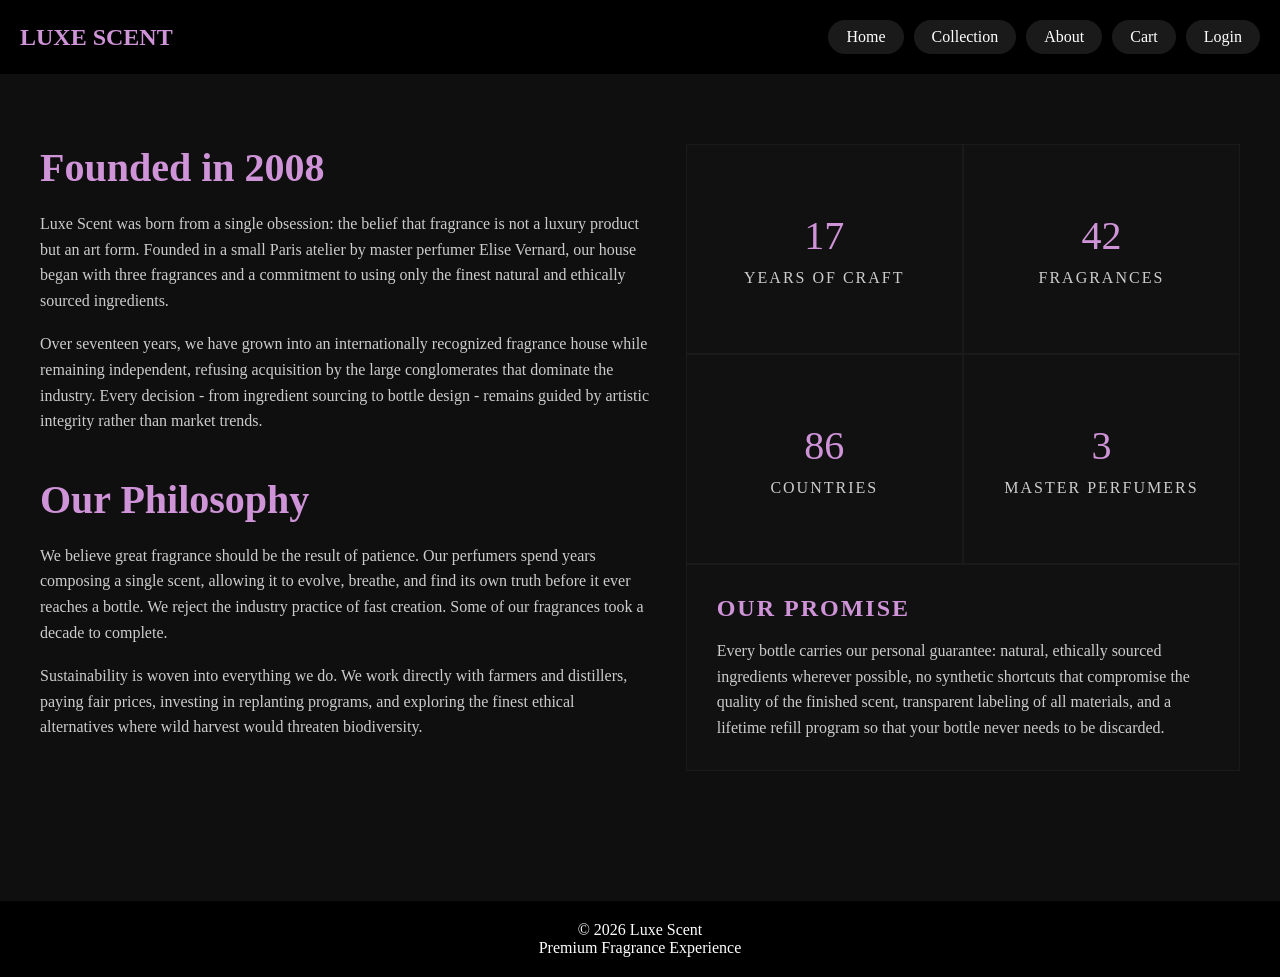
<file: about.html>
<!DOCTYPE html>
<html>
<head>
<title>About - Luxe Scent</title>
<link rel="icon" type="image/jpeg" href="Perfume.jpg">
<meta name="viewport" content="width=device-width, initial-scale=1.0">
<link rel="stylesheet" href="about.css">
</head>

<body>

<header>
<div class="logo">LUXE SCENT</div>

<nav>
<a href="index.html">Home</a>
<a href="collection1.html">Collection</a>
<a href="about.html">About</a>
<a href="cart.html">Cart</a>
<a href="login.html" id="login-link">Login</a>
</nav>
</header>

<section class="about-section">

<div class="about-layout">

<div class="about-story">
<h1>Founded in 2008</h1>
<p>
Luxe Scent was born from a single obsession: the belief that fragrance is not a luxury product but an art form.
Founded in a small Paris atelier by master perfumer Elise Vernard, our house began with three fragrances and a
commitment to using only the finest natural and ethically sourced ingredients.
</p>
<p>
Over seventeen years, we have grown into an internationally recognized fragrance house while remaining independent,
refusing acquisition by the large conglomerates that dominate the industry. Every decision - from ingredient sourcing
to bottle design - remains guided by artistic integrity rather than market trends.
</p>

<h2>Our Philosophy</h2>
<p>
We believe great fragrance should be the result of patience. Our perfumers spend years composing a single scent,
allowing it to evolve, breathe, and find its own truth before it ever reaches a bottle. We reject the industry
practice of fast creation. Some of our fragrances took a decade to complete.
</p>
<p>
Sustainability is woven into everything we do. We work directly with farmers and distillers, paying fair prices,
investing in replanting programs, and exploring the finest ethical alternatives where wild harvest would threaten
biodiversity.
</p>
</div>

<div class="about-highlights">
<div class="stat-grid">
<div class="stat-box">
<h3>17</h3>
<span>Years of Craft</span>
</div>
<div class="stat-box">
<h3>42</h3>
<span>Fragrances</span>
</div>
<div class="stat-box">
<h3>86</h3>
<span>Countries</span>
</div>
<div class="stat-box">
<h3>3</h3>
<span>Master Perfumers</span>
</div>
</div>

<div class="promise-box">
<h4>Our Promise</h4>
<p>
Every bottle carries our personal guarantee: natural, ethically sourced ingredients wherever possible, no synthetic
shortcuts that compromise the quality of the finished scent, transparent labeling of all materials, and a lifetime
refill program so that your bottle never needs to be discarded.
</p>
</div>
</div>

</div>

</section>


<footer>

<p>© 2026 Luxe Scent</p>
<p>Premium Fragrance Experience</p>

</footer>

<script>
(function () {
	const loginLink = document.getElementById("login-link");
	if (!loginLink) return;

	const isLoggedIn = localStorage.getItem("isLoggedIn") === "true";
	if (!isLoggedIn) {
		loginLink.textContent = "Login";
		loginLink.href = "login.html";
		return;
	}

	const savedName = (
		localStorage.getItem("userName") ||
		localStorage.getItem("username") ||
		localStorage.getItem("userEmail") ||
		""
	).trim();

	const firstLetter = savedName.charAt(0).toUpperCase() || "U";
	loginLink.textContent = firstLetter;
	loginLink.href = "#";

	const dropdown = document.createElement("div");
	dropdown.style.position = "fixed";
	dropdown.style.display = "none";
	dropdown.style.background = "#111";
	dropdown.style.border = "1px solid #d3a45b";
	dropdown.style.padding = "8px 12px";
	dropdown.style.zIndex = "9999";
	dropdown.style.minWidth = "90px";

	const logoutLink = document.createElement("a");
	logoutLink.href = "#";
	logoutLink.textContent = "Logout";
	logoutLink.style.color = "#fff";
	logoutLink.style.textDecoration = "none";
	dropdown.appendChild(logoutLink);
	document.body.appendChild(dropdown);

	function closeDropdown() {
		dropdown.style.display = "none";
	}

	loginLink.addEventListener("click", function (event) {
		event.preventDefault();
		if (dropdown.style.display === "block") {
			closeDropdown();
			return;
		}

		const rect = loginLink.getBoundingClientRect();
		dropdown.style.top = rect.bottom + 8 + "px";
		dropdown.style.left = rect.left + "px";
		dropdown.style.display = "block";
	});

	logoutLink.addEventListener("click", function (event) {
		event.preventDefault();
		localStorage.removeItem("isLoggedIn");
		localStorage.removeItem("username");
		localStorage.removeItem("userName");
		localStorage.removeItem("userEmail");
		window.location.href = "login.html";
	});

	document.addEventListener("click", function (event) {
		if (event.target !== loginLink && !dropdown.contains(event.target)) {
			closeDropdown();
		}
	});
})();
</script>

</body>
</html>
</file>
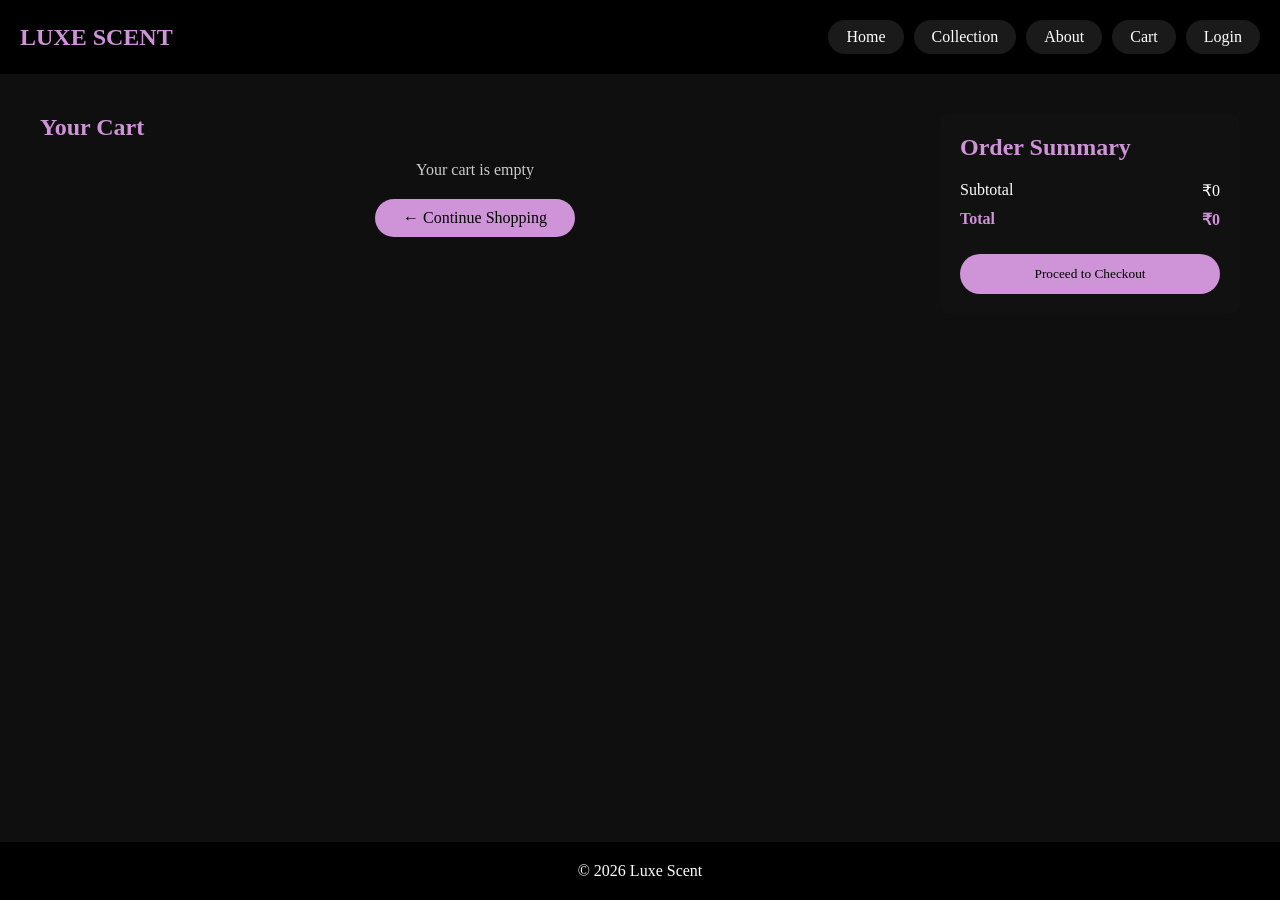
<file: cart.html>
<!DOCTYPE html>
<html>
<head>
<title>Cart - Luxe Scent</title>
<link rel="icon" type="image/jpeg" href="Perfume.jpg">
<meta name="viewport" content="width=device-width, initial-scale=1.0">
<link rel="stylesheet" href="cart.css">
</head>

<body>

<!-- Navbar -->
<header>
<div class="logo">LUXE SCENT</div>

<nav>
<a href="index.html">Home</a>
<a href="collection1.html">Collection</a>
<a href="about.html">About</a>
<a href="cart.html">Cart</a>
<a href="login.html">Login</a>
</nav>
</header>

<!-- Cart Section -->
<div class="cart-wrap">

<!-- LEFT -->
<div class="cart-items">
<h2>Your Cart</h2>
<div id="cartItems"></div>
</div>

<!-- RIGHT -->
<div class="cart-summary">
<h2>Order Summary</h2>

<div class="summary-row">
<span>Subtotal</span>
<span id="subtotal">₹0</span>
</div>

<div class="summary-row total">
<span>Total</span>
<span id="total">₹0</span>
</div>

<button id="checkoutBtn">Proceed to Checkout</button>

</div>

</div>

<!-- Footer -->
<footer>
<p>© 2026 Luxe Scent</p>
</footer>

<script>

let cart = JSON.parse(localStorage.getItem("cart")) || [];

function getProductImage(item) {
if (item.image) {
return item.image;
}

if (item.productId) {
return item.productId + ".jpg";
}

return "";
}

function renderCart(){

let container = document.getElementById("cartItems");
container.innerHTML = "";

let total = 0;

if(cart.length === 0){
container.innerHTML = `
<p class="empty">Your cart is empty</p>
<a href="collection1.html" class="continue-btn">← Continue Shopping</a>
`;
return;
}

cart.forEach((item,index)=>{

let productImage = getProductImage(item);
if (!item.image && productImage) {
item.image = productImage;
}

let div = document.createElement("div");
div.classList.add("cart-item");

div.innerHTML = `
<img src="${productImage}" alt="${item.name}">

<div class="info">
<h3>${item.name}</h3>
<p>₹${item.price}</p>

<div class="qty">
<button onclick="decrease(${index})">−</button>
<span>${item.quantity}</span>
<button onclick="increase(${index})">+</button>
</div>

</div>

<div class="right">
<span>₹${item.price * item.quantity}</span>
</div>
`;

container.appendChild(div);

total += item.price * item.quantity;

});

localStorage.setItem("cart", JSON.stringify(cart));

document.getElementById("subtotal").innerText = "₹" + total;
document.getElementById("total").innerText = "₹" + total;
}

function increase(i){
cart[i].quantity++;
save();
}

function decrease(i){
if(cart[i].quantity > 1){
cart[i].quantity--;
}else{
cart.splice(i,1);
}
save();
}

function save(){
localStorage.setItem("cart", JSON.stringify(cart));
renderCart();
}

function isUserLoggedIn() {
return localStorage.getItem("isLoggedIn") === "true";
}

document.getElementById("checkoutBtn").addEventListener("click", function () {
if (cart.length === 0) {
alert("Your cart is empty. Add items before checkout.");
return;
}

if (!isUserLoggedIn()) {
alert("Please login to continue checkout.");
window.location.href = "login.html";
return;
}

window.location.href = "payment.html";
});

renderCart();

</script>

</body>
</html>
</file>
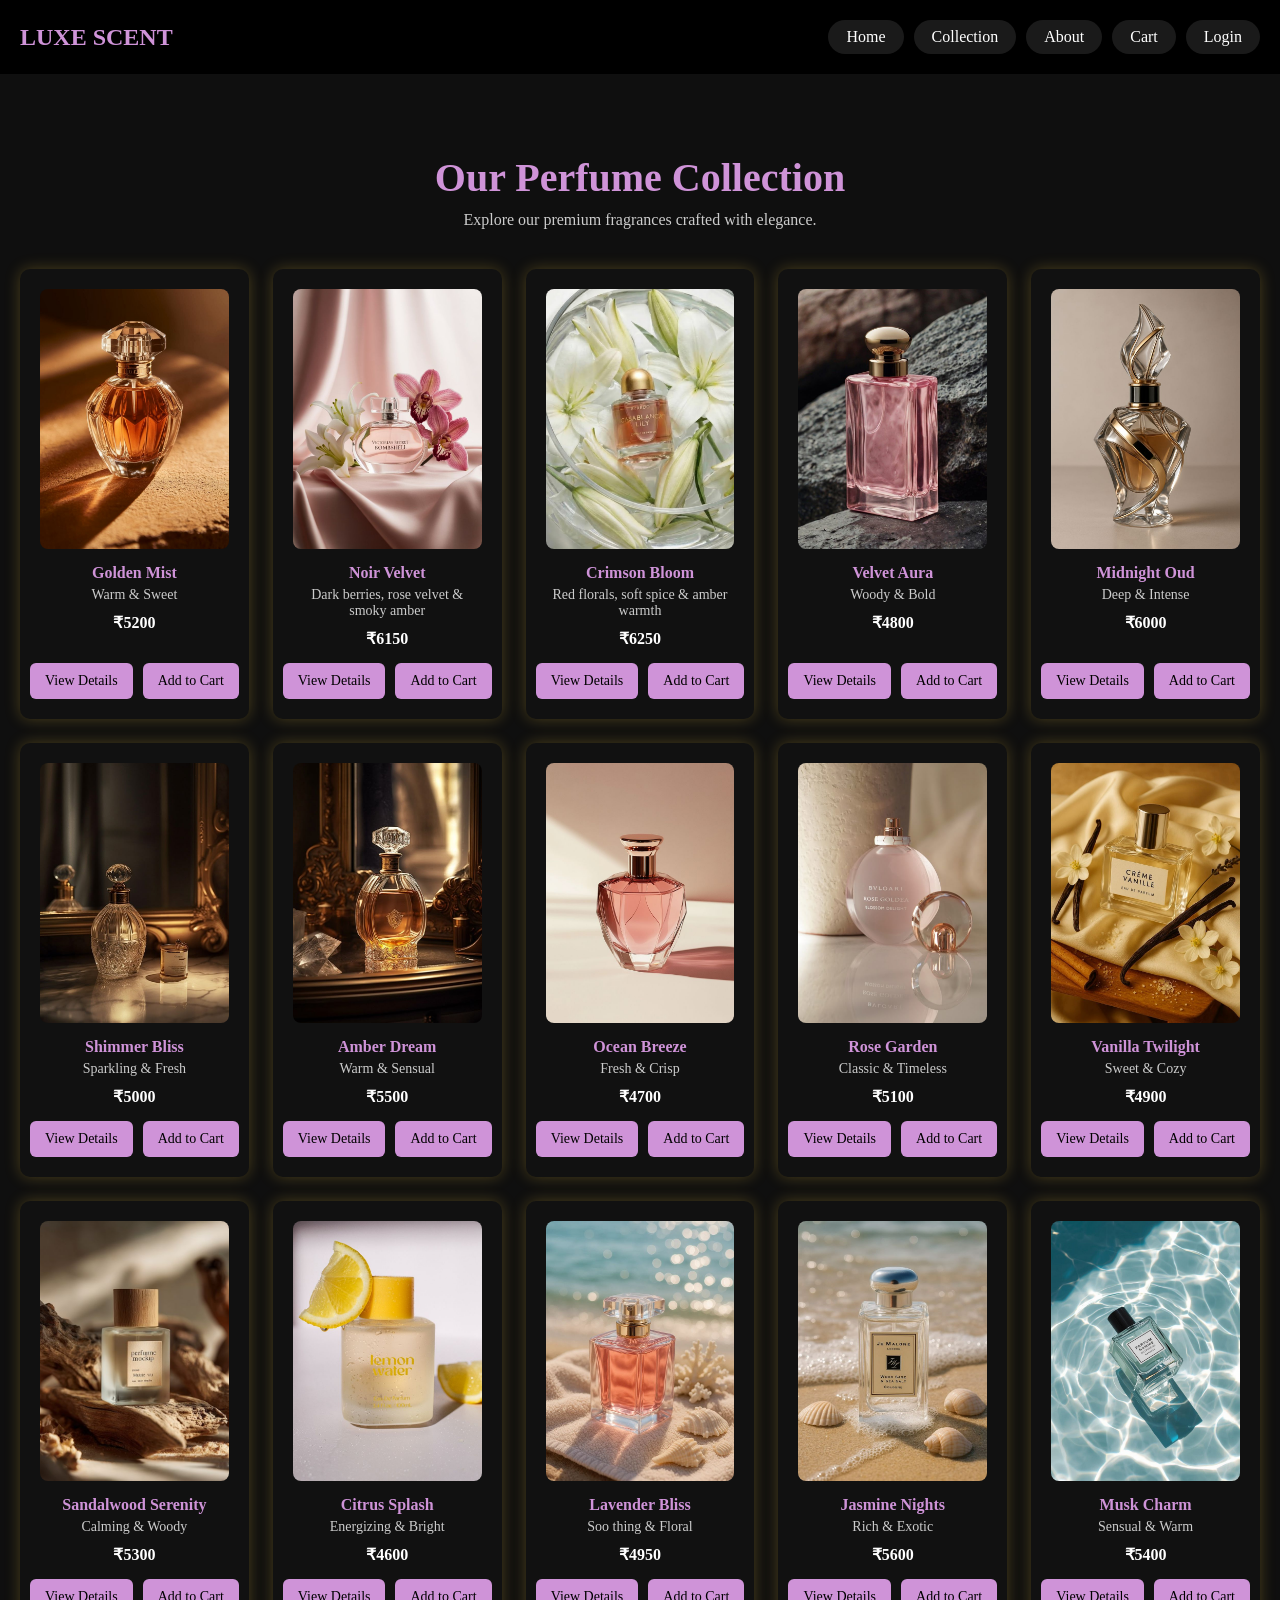
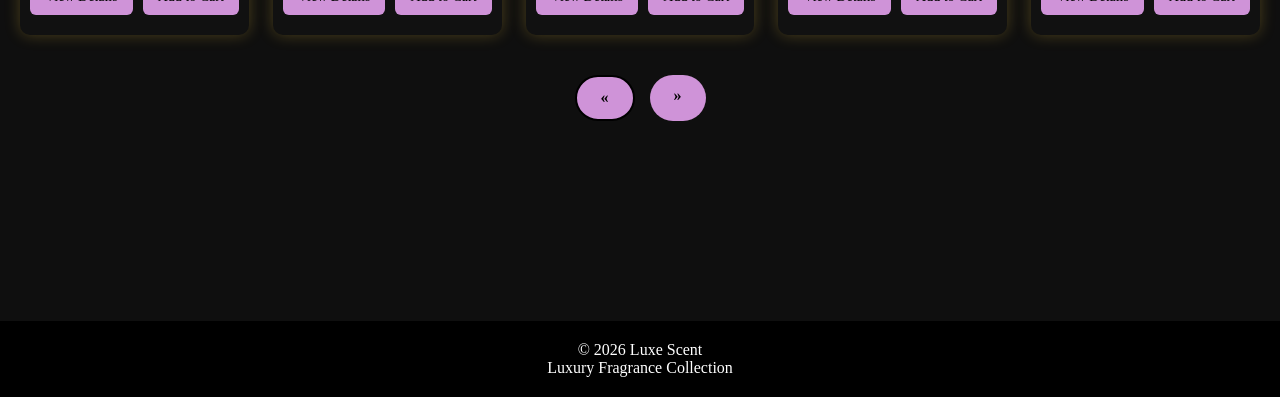
<file: collection1.html>
<!DOCTYPE html>
<html>
<head>
<title>Collection - Luxe Scent</title>
<link rel="icon" type="image/jpeg" href="Perfume.jpg">
<meta name="viewport" content="width=device-width, initial-scale=1.0">
<link rel="stylesheet" href="collection.css">
</head>

<body>

<header>
<div class="logo">LUXE SCENT</div>

<nav>
<a href="index.html">Home</a>
<a href="collection1.html">Collection</a>
<a href="about.html">About</a>
<a href="cart.html">Cart</a>
<a href="login.html" id="login-link">Login</a>
</nav>
</header>


<section class="collection-section">

<h1>Our Perfume Collection</h1>
<p>Explore our premium fragrances crafted with elegance.</p>

<div class="products-container">

<div class="product-card">
<img src="P1.jpg">
<h3>Golden Mist</h3>
<p>Warm & Sweet</p>
<span>₹5200</span>
<div class="product-buttons">
<button onclick="window.location='product-detail.html?product=P1'">View Details</button>
<button class="add-to-cart-btn" onclick="addToCart('P1', 'Golden Mist', 5200)">Add to Cart</button>
</div>
</div>

<div class="product-card">
<img src="P30.jpg">
<h3>Noir Velvet</h3>
<p>Dark berries, rose velvet & smoky amber</p>
<span>₹6150</span>
<div class="product-buttons">
<button onclick="window.location='product-detail.html?product=P30'">View Details</button>
<button class="add-to-cart-btn" onclick="addToCart('P30', 'Noir Velvet', 6150)">Add to Cart</button>
</div>
</div>

<div class="product-card">
<img src="P31.jpg">
<h3>Crimson Bloom</h3>
<p>Red florals, soft spice & amber warmth</p>
<span>₹6250</span>
<div class="product-buttons">
<button onclick="window.location='product-detail.html?product=P31'">View Details</button>
<button class="add-to-cart-btn" onclick="addToCart('P31', 'Crimson Bloom', 6250)">Add to Cart</button>
</div>
</div>

<div class="product-card">
<img src="P3.jpg">
<h3>Velvet Aura</h3>
<p>Woody & Bold</p>
<span>₹4800</span>
<div class="product-buttons">
<button onclick="window.location='product-detail.html?product=P3'">View Details</button>
<button class="add-to-cart-btn" onclick="addToCart('P3', 'Velvet Aura', 4800)">Add to Cart</button>
</div>
</div>

<div class="product-card">
<img src="P4.jpg">
<h3>Midnight Oud</h3>
<p>Deep & Intense</p>
<span>₹6000</span>
<div class="product-buttons">
<button onclick="window.location='product-detail.html?product=P4'">View Details</button>
<button class="add-to-cart-btn" onclick="addToCart('P4', 'Midnight Oud', 6000)">Add to Cart</button>
</div>
</div>

<div class="product-card">
<img src="P5.jpg">
<h3>Shimmer Bliss</h3>
<p>Sparkling & Fresh</p>
<span>₹5000</span>
<div class="product-buttons">
<button onclick="window.location='product-detail.html?product=P5'">View Details</button>
<button class="add-to-cart-btn" onclick="addToCart('P5', 'Shimmer Bliss', 5000)">Add to Cart</button>
</div>
</div>

<div class="product-card">
<img src="P6.jpg">
<h3>Amber Dream</h3>
<p>Warm & Sensual</p>
<span>₹5500</span>
<div class="product-buttons">
<button onclick="window.location='product-detail.html?product=P6'">View Details</button>
<button class="add-to-cart-btn" onclick="addToCart('P6', 'Amber Dream', 5500)">Add to Cart</button>
</div>
</div>

<div class="product-card">
<img src="P7.jpg">
<h3>Ocean Breeze</h3>
<p>Fresh & Crisp</p>
<span>₹4700</span>
<div class="product-buttons">
<button onclick="window.location='product-detail.html?product=P7'">View Details</button>
<button class="add-to-cart-btn" onclick="addToCart('P7', 'Ocean Breeze', 4700)">Add to Cart</button>
</div>
</div>

<div class="product-card">
<img src="P8.jpg">
<h3>Rose Garden</h3>
<p>Classic & Timeless</p>
<span>₹5100</span>
<div class="product-buttons">
<button onclick="window.location='product-detail.html?product=P8'">View Details</button>
<button class="add-to-cart-btn" onclick="addToCart('P8', 'Rose Garden', 5100)">Add to Cart</button>
</div>
</div>

<div class="product-card">
<img src="P9.jpg">
<h3>Vanilla Twilight</h3>
<p>Sweet & Cozy</p>
<span>₹4900</span>
<div class="product-buttons">
<button onclick="window.location='product-detail.html?product=P9'">View Details</button>
<button class="add-to-cart-btn" onclick="addToCart('P9', 'Vanilla Twilight', 4900)">Add to Cart</button>
</div>
</div>

<div class="product-card">
<img src="P10.jpg">
<h3>Sandalwood Serenity</h3>
<p>Calming & Woody</p>
<span>₹5300</span>
<div class="product-buttons">
<button onclick="window.location='product-detail.html?product=P10'">View Details</button>
<button class="add-to-cart-btn" onclick="addToCart('P10', 'Sandalwood Serenity', 5300)">Add to Cart</button>
</div>
</div>

<div class="product-card">
<img src="P11.jpg">
<h3>Citrus Splash</h3>
<p>Energizing & Bright</p>
<span>₹4600</span>
<div class="product-buttons">
<button onclick="window.location='product-detail.html?product=P11'">View Details</button>
<button class="add-to-cart-btn" onclick="addToCart('P11', 'Citrus Splash', 4600)">Add to Cart</button>
</div>
</div>

<div class="product-card">
<img src="P12.jpg">
<h3>Lavender Bliss</h3>
<p>Soo

<script>
function addToCart(productId, productName, price) {
  let cart = JSON.parse(localStorage.getItem('cart')) || [];
  const productImage = productId + '.jpg';

  const existingItem = cart.find(item => item.productId === productId);
  if (existingItem) {
    existingItem.quantity += 1;
    if (!existingItem.image) {
      existingItem.image = productImage;
    }
  } else {
    cart.push({
      productId: productId,
      name: productName,
      price: price,
      image: productImage,
      quantity: 1
    });
  }

  localStorage.setItem('cart', JSON.stringify(cart));
  alert(productName + ' added to cart!');
}
</script>thing & Floral</p>
<span>₹4950</span>
<div class="product-buttons">
<button onclick="window.location='product-detail.html?product=P12'">View Details</button>
<button class="add-to-cart-btn" onclick="addToCart('P12', 'Lavender Bliss', 4950)">Add to Cart</button>
</div>
</div>

<div class="product-card">
<img src="P13.jpg">
<h3>Jasmine Nights</h3>
<p>Rich & Exotic</p>
<span>₹5600</span>
<div class="product-buttons">
<button onclick="window.location='product-detail.html?product=P13'">View Details</button>
<button class="add-to-cart-btn" onclick="addToCart('P13', 'Jasmine Nights', 5600)">Add to Cart</button>
</div>
</div>

<div class="product-card">
<img src="P14.jpg">
<h3>Musk Charm</h3>
<p>Sensual & Warm</p>
<span>₹5400</span>
<div class="product-buttons">
<button onclick="window.location='product-detail.html?product=P14'">View Details</button>
<button class="add-to-cart-btn" onclick="addToCart('P14', 'Musk Charm', 5400)">Add to Cart</button>
</div>
</div>

</div>

<!-- Pagination -->
<div class="pagination">
<a href="collection1.html" class="pagination-link active" aria-label="Collection 1">&laquo;</a>
<a href="collection2.html" class="pagination-link" aria-label="Collection 2">&raquo;</a>
</div>

</section>


<footer>

<p>© 2026 Luxe Scent</p>
<p>Luxury Fragrance Collection</p>

</footer>

<script>
(function () {
  const loginLink = document.getElementById("login-link");
  if (!loginLink) return;

  const isLoggedIn = localStorage.getItem("isLoggedIn") === "true";
  if (!isLoggedIn) {
    loginLink.textContent = "Login";
    loginLink.href = "login.html";
    return;
  }

  const savedName = (
    localStorage.getItem("userName") ||
    localStorage.getItem("username") ||
    localStorage.getItem("userEmail") ||
    ""
  ).trim();

  const firstLetter = savedName.charAt(0).toUpperCase() || "U";
  loginLink.textContent = firstLetter;
  loginLink.href = "#";

  const dropdown = document.createElement("div");
  dropdown.style.position = "fixed";
  dropdown.style.display = "none";
  dropdown.style.background = "#111";
  dropdown.style.border = "1px solid #d3a45b";
  dropdown.style.padding = "8px 12px";
  dropdown.style.zIndex = "9999";
  dropdown.style.minWidth = "90px";

  const logoutLink = document.createElement("a");
  logoutLink.href = "#";
  logoutLink.textContent = "Logout";
  logoutLink.style.color = "#fff";
  logoutLink.style.textDecoration = "none";
  dropdown.appendChild(logoutLink);
  document.body.appendChild(dropdown);

  function closeDropdown() {
    dropdown.style.display = "none";
  }

  loginLink.addEventListener("click", function (event) {
    event.preventDefault();
    if (dropdown.style.display === "block") {
      closeDropdown();
      return;
    }

    const rect = loginLink.getBoundingClientRect();
    dropdown.style.top = rect.bottom + 8 + "px";
    dropdown.style.left = rect.left + "px";
    dropdown.style.display = "block";
  });

  logoutLink.addEventListener("click", function (event) {
    event.preventDefault();
    localStorage.removeItem("isLoggedIn");
    localStorage.removeItem("username");
    localStorage.removeItem("userName");
    localStorage.removeItem("userEmail");
    window.location.href = "login.html";
  });

  document.addEventListener("click", function (event) {
    if (event.target !== loginLink && !dropdown.contains(event.target)) {
      closeDropdown();
    }
  });
})();
</script>

</body>
</html>
</file>
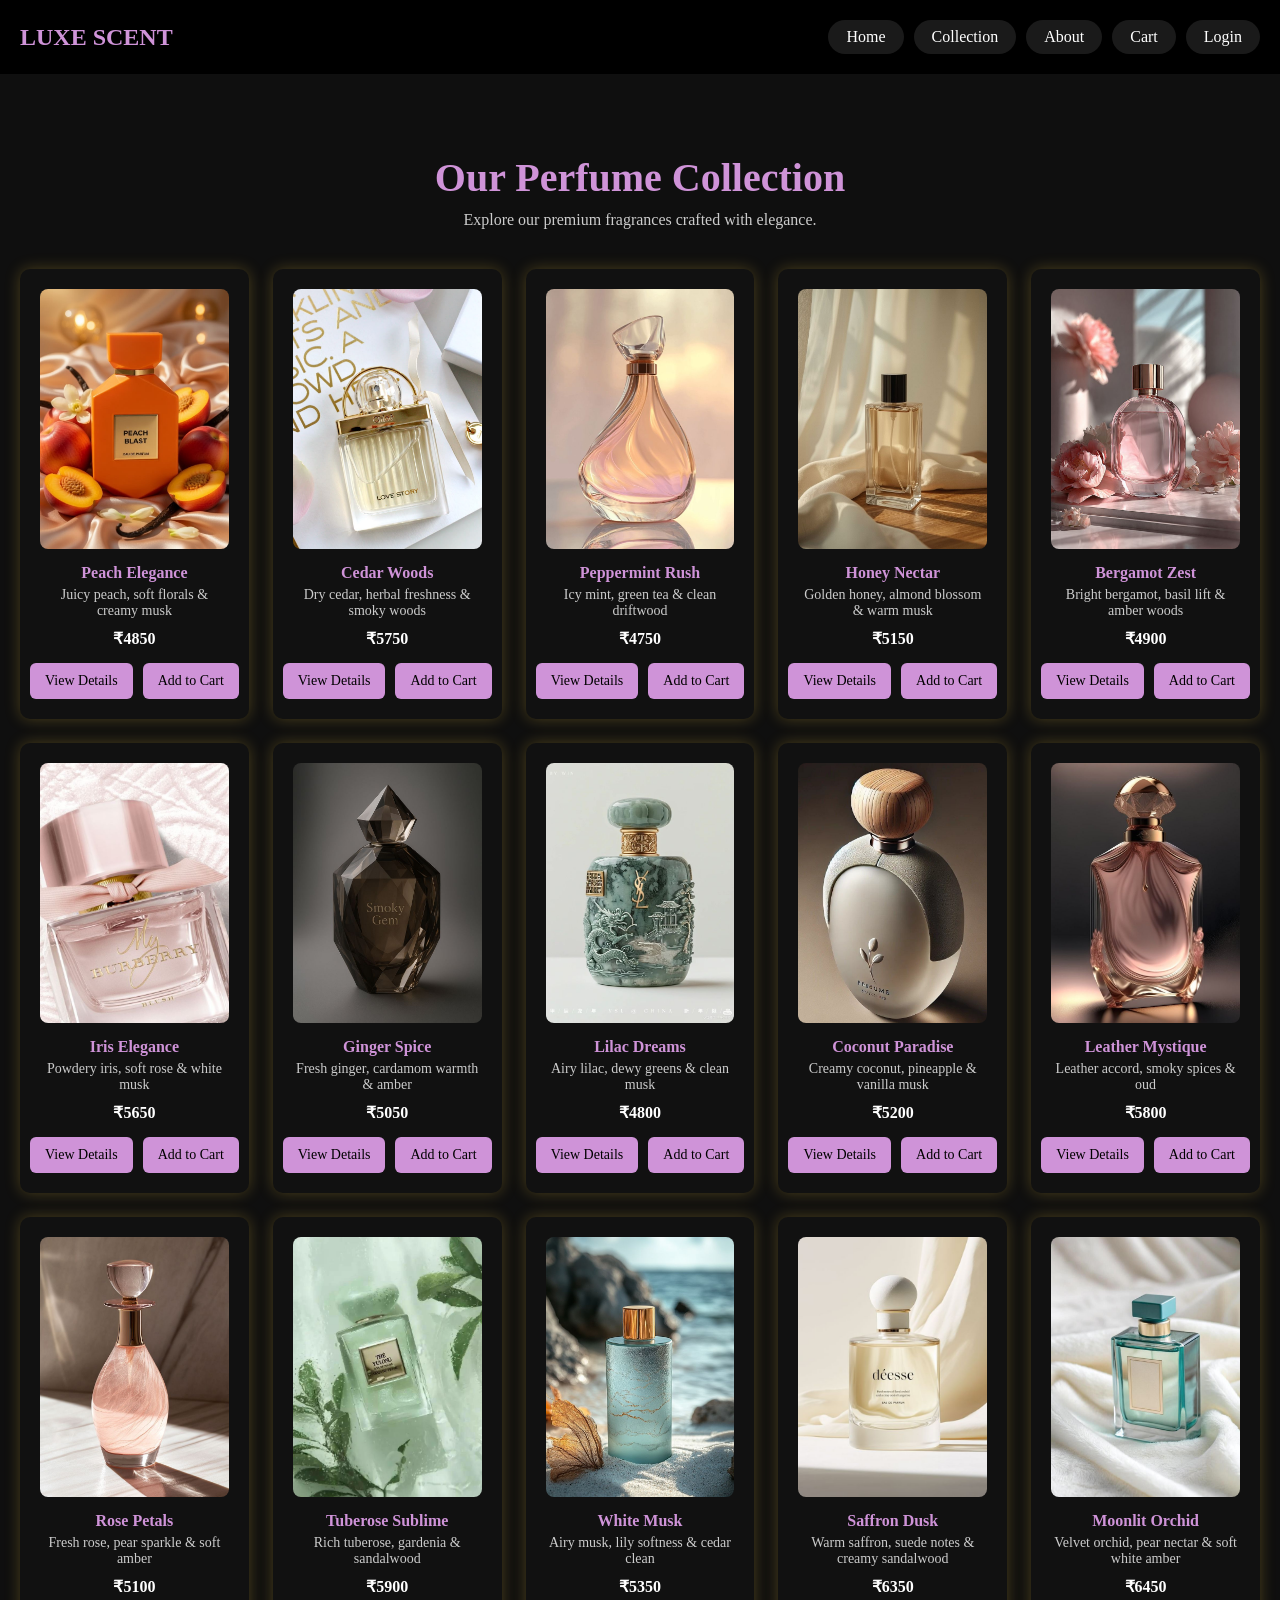
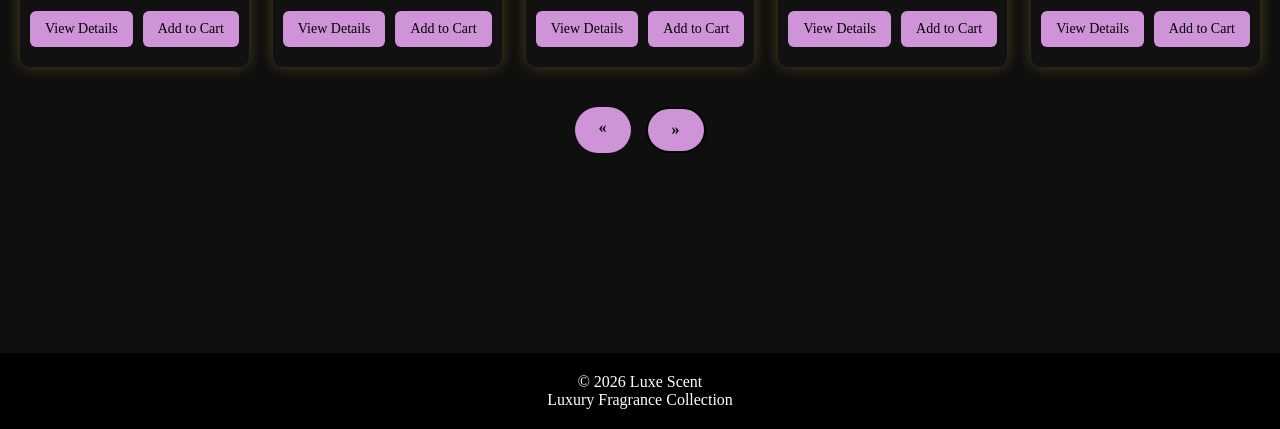
<file: collection2.html>
<!DOCTYPE html>
<html>
<head>
<title>Collection - Luxe Scent</title>
<link rel="icon" type="image/jpeg" href="Perfume.jpg">
<meta name="viewport" content="width=device-width, initial-scale=1.0">
<link rel="stylesheet" href="collection.css">
</head>

<body>

<header>
<div class="logo">LUXE SCENT</div>

<nav>
<a href="index.html">Home</a>
<a href="collection1.html">Collection</a>
<a href="about.html">About</a>
<a href="cart.html">Cart</a>
<a href="login.html" id="login-link">Login</a>
</nav>
</header>

<section class="collection-section">

<h1>Our Perfume Collection</h1>
<p>Explore our premium fragrances crafted with elegance.</p>

<div class="products-container">

<!-- PRODUCT TEMPLATE START -->

<div class="product-card">
<img src="P15.jpg">
<h3>Peach Elegance</h3>
<p>Juicy peach, soft florals & creamy musk</p>
<span>₹4850</span>
<div class="product-buttons">
<button onclick="window.location='product-detail.html?product=P15'">View Details</button>
<button onclick="addToCart('P15','Peach Elegance',4850)">Add to Cart</button>
</div>
</div>

<div class="product-card">
<img src="P16.jpg">
<h3>Cedar Woods</h3>
<p>Dry cedar, herbal freshness & smoky woods</p>
<span>₹5750</span>
<div class="product-buttons">
<button onclick="window.location='product-detail.html?product=P16'">View Details</button>
<button onclick="addToCart('P16','Cedar Woods',5750)">Add to Cart</button>
</div>
</div>

<div class="product-card">
<img src="P17.jpg">
<h3>Peppermint Rush</h3>
<p>Icy mint, green tea & clean driftwood</p>
<span>₹4750</span>
<div class="product-buttons">
<button onclick="window.location='product-detail.html?product=P17'">View Details</button>
<button onclick="addToCart('P17','Peppermint Rush',4750)">Add to Cart</button>
</div>
</div>

<div class="product-card">
<img src="P18.jpg">
<h3>Honey Nectar</h3>
<p>Golden honey, almond blossom & warm musk</p>
<span>₹5150</span>
<div class="product-buttons">
<button onclick="window.location='product-detail.html?product=P18'">View Details</button>
<button onclick="addToCart('P18','Honey Nectar',5150)">Add to Cart</button>
</div>
</div>

<div class="product-card">
<img src="P19.jpg">
<h3>Bergamot Zest</h3>
<p>Bright bergamot, basil lift & amber woods</p>
<span>₹4900</span>
<div class="product-buttons">
<button onclick="window.location='product-detail.html?product=P19'">View Details</button>
<button onclick="addToCart('P19','Bergamot Zest',4900)">Add to Cart</button>
</div>
</div>

<div class="product-card">
<img src="P20.jpg">
<h3>Iris Elegance</h3>
<p>Powdery iris, soft rose & white musk</p>
<span>₹5650</span>
<div class="product-buttons">
<button onclick="window.location='product-detail.html?product=P20'">View Details</button>
<button onclick="addToCart('P20','Iris Elegance',5650)">Add to Cart</button>
</div>
</div>

<div class="product-card">
<img src="P21.jpg">
<h3>Ginger Spice</h3>
<p>Fresh ginger, cardamom warmth & amber</p>
<span>₹5050</span>
<div class="product-buttons">
<button onclick="window.location='product-detail.html?product=P21'">View Details</button>
<button onclick="addToCart('P21','Ginger Spice',5050)">Add to Cart</button>
</div>
</div>

<div class="product-card">
<img src="P22.jpg">
<h3>Lilac Dreams</h3>
<p>Airy lilac, dewy greens & clean musk</p>
<span>₹4800</span>
<div class="product-buttons">
<button onclick="window.location='product-detail.html?product=P22'">View Details</button>
<button onclick="addToCart('P22','Lilac Dreams',4800)">Add to Cart</button>
</div>
</div>

<div class="product-card">
<img src="P23.jpg">
<h3>Coconut Paradise</h3>
<p>Creamy coconut, pineapple & vanilla musk</p>
<span>₹5200</span>
<div class="product-buttons">
<button onclick="window.location='product-detail.html?product=P23'">View Details</button>
<button onclick="addToCart('P23','Coconut Paradise',5200)">Add to Cart</button>
</div>
</div>

<div class="product-card">
<img src="P24.jpg">
<h3>Leather Mystique</h3>
<p>Leather accord, smoky spices & oud</p>
<span>₹5800</span>
<div class="product-buttons">
<button onclick="window.location='product-detail.html?product=P24'">View Details</button>
<button onclick="addToCart('P24','Leather Mystique',5800)">Add to Cart</button>
</div>
</div>

<div class="product-card">
<img src="P25.jpg">
<h3>Rose Petals</h3>
<p>Fresh rose, pear sparkle & soft amber</p>
<span>₹5100</span>
<div class="product-buttons">
<button onclick="window.location='product-detail.html?product=P25'">View Details</button>
<button onclick="addToCart('P25','Rose Petals',5100)">Add to Cart</button>
</div>
</div>

<div class="product-card">
<img src="P26.jpg">
<h3>Tuberose Sublime</h3>
<p>Rich tuberose, gardenia & sandalwood</p>
<span>₹5900</span>
<div class="product-buttons">
<button onclick="window.location='product-detail.html?product=P26'">View Details</button>
<button onclick="addToCart('P26','Tuberose Sublime',5900)">Add to Cart</button>
</div>
</div>

<div class="product-card">
<img src="P27.jpg">
<h3>White Musk</h3>
<p>Airy musk, lily softness & cedar clean</p>
<span>₹5350</span>
<div class="product-buttons">
<button onclick="window.location='product-detail.html?product=P27'">View Details</button>
<button onclick="addToCart('P27','White Musk',5350)">Add to Cart</button>
</div>
</div>

<div class="product-card">
<img src="P32.jpg">
<h3>Saffron Dusk</h3>
<p>Warm saffron, suede notes & creamy sandalwood</p>
<span>₹6350</span>
<div class="product-buttons">
<button onclick="window.location='product-detail.html?product=P32'">View Details</button>
<button onclick="addToCart('P32','Saffron Dusk',6350)">Add to Cart</button>
</div>
</div>

<div class="product-card">
<img src="P33.jpg">
<h3>Moonlit Orchid</h3>
<p>Velvet orchid, pear nectar & soft white amber</p>
<span>₹6450</span>
<div class="product-buttons">
<button onclick="window.location='product-detail.html?product=P33'">View Details</button>
<button onclick="addToCart('P33','Moonlit Orchid',6450)">Add to Cart</button>
</div>
</div>

<!-- PRODUCT TEMPLATE END -->

</div>

<!-- Pagination -->
<div class="pagination">
<a href="collection1.html" class="pagination-link" aria-label="Collection 1">&laquo;</a>
<a href="collection2.html" class="pagination-link active" aria-label="Collection 2">&raquo;</a>
</div>

</section>

<footer>
<p>© 2026 Luxe Scent</p>
<p>Luxury Fragrance Collection</p>
</footer>

<script>
(function () {
	const loginLink = document.getElementById("login-link");
	if (!loginLink) return;

	const isLoggedIn = localStorage.getItem("isLoggedIn") === "true";
	if (!isLoggedIn) {
		loginLink.textContent = "Login";
		loginLink.href = "login.html";
		return;
	}

	const savedName = (
		localStorage.getItem("userName") ||
		localStorage.getItem("username") ||
		localStorage.getItem("userEmail") ||
		""
	).trim();

	const firstLetter = savedName.charAt(0).toUpperCase() || "U";
	loginLink.textContent = firstLetter;
	loginLink.href = "#";

	const dropdown = document.createElement("div");
	dropdown.style.position = "fixed";
	dropdown.style.display = "none";
	dropdown.style.background = "#111";
	dropdown.style.border = "1px solid #d3a45b";
	dropdown.style.padding = "8px 12px";
	dropdown.style.zIndex = "9999";
	dropdown.style.minWidth = "90px";

	const logoutLink = document.createElement("a");
	logoutLink.href = "#";
	logoutLink.textContent = "Logout";
	logoutLink.style.color = "#fff";
	logoutLink.style.textDecoration = "none";
	dropdown.appendChild(logoutLink);
	document.body.appendChild(dropdown);

	function closeDropdown() {
		dropdown.style.display = "none";
	}

	loginLink.addEventListener("click", function (event) {
		event.preventDefault();
		if (dropdown.style.display === "block") {
			closeDropdown();
			return;
		}

		const rect = loginLink.getBoundingClientRect();
		dropdown.style.top = rect.bottom + 8 + "px";
		dropdown.style.left = rect.left + "px";
		dropdown.style.display = "block";
	});

	logoutLink.addEventListener("click", function (event) {
		event.preventDefault();
		localStorage.removeItem("isLoggedIn");
		localStorage.removeItem("username");
		localStorage.removeItem("userName");
		localStorage.removeItem("userEmail");
		window.location.href = "login.html";
	});

	document.addEventListener("click", function (event) {
		if (event.target !== loginLink && !dropdown.contains(event.target)) {
			closeDropdown();
		}
	});
})();
</script>

<!-- SCRIPT (placed correctly) -->
<script>
function addToCart(productId, productName, price){

let cart = JSON.parse(localStorage.getItem("cart")) || [];

let existing = cart.find(item => item.productId === productId);

if(existing){
existing.quantity++;
}else{
cart.push({
productId: productId,
name: productName,
price: price,
image: productId + ".jpg",
quantity: 1
});
}

localStorage.setItem("cart", JSON.stringify(cart));

alert(productName + " added to cart!");
}
</script>

</body>
</html>
</file>
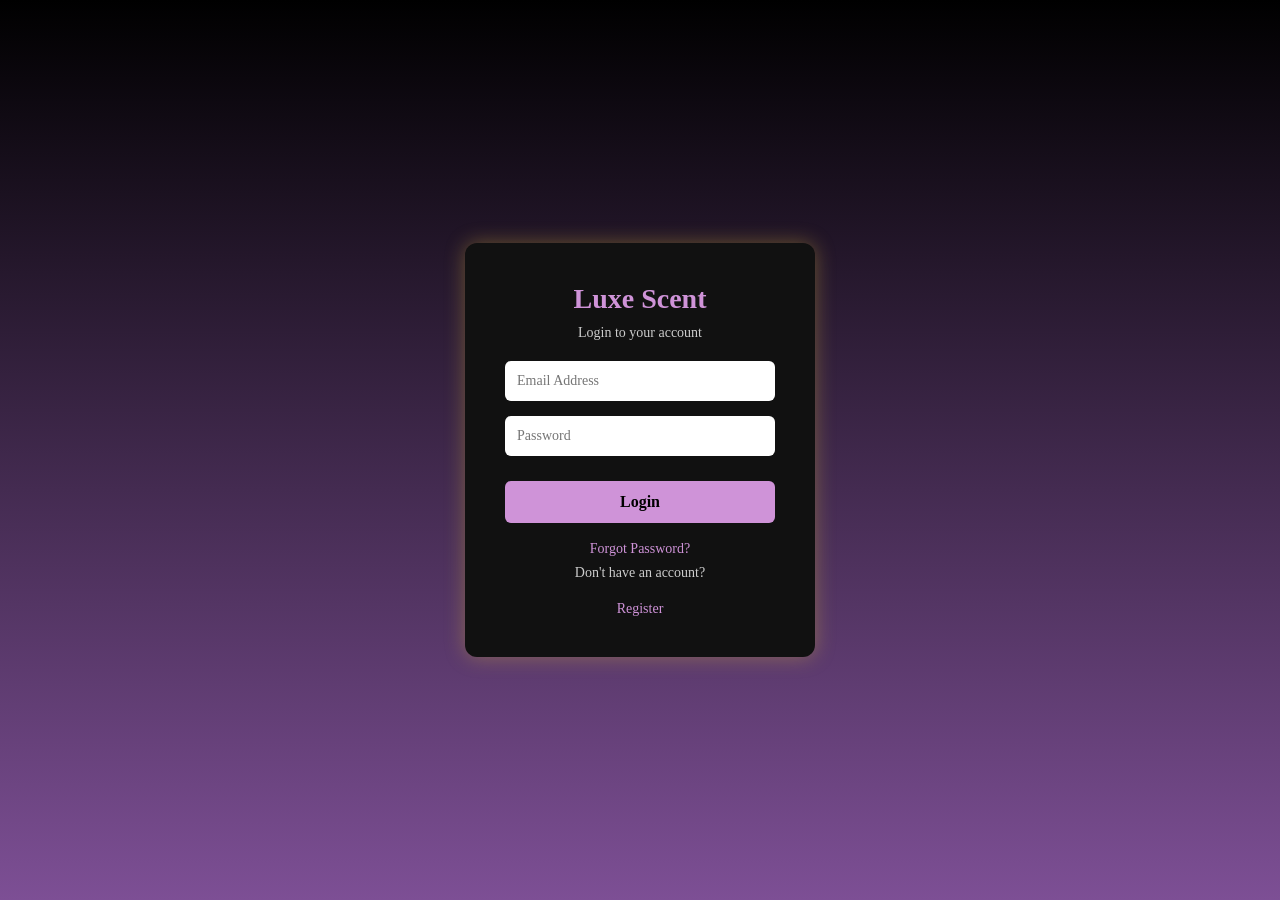
<file: login.html>
<!DOCTYPE html>
<html>
<head>
<title>Login - Luxe Scent</title>
<link rel="icon" type="image/jpeg" href="Perfume.jpg">
<meta name="viewport" content="width=device-width, initial-scale=1.0">
<link rel="stylesheet" href="login.css">
</head>

<body>

<div class="login-container">

<h1>Luxe Scent</h1>
<p>Login to your account</p>

<form id="loginForm" onsubmit="validateLogin(event)">

<div class="form-group">
<input type="email" id="email" placeholder="Email Address" required>
<span class="error-message" id="emailError"></span>
</div>

<div class="form-group">
<input type="password" id="password" placeholder="Password" required>
<span class="error-message" id="passwordError"></span>
</div>

<button type="submit">Login</button>

</form>

<div class="auth-links">
<a href="#" class="forgot-link">Forgot Password?</a>
<p class="register-text">Don't have an account?</p>
<a href="register.html" class="register-link">Register</a>
</div>

</div>

<script>
function validateLogin(event) {
  event.preventDefault();
  
  // Clear previous errors
  document.getElementById("emailError").textContent = "";
  document.getElementById("passwordError").textContent = "";
  
  let email = document.getElementById("email").value.trim();
  let password = document.getElementById("password").value.trim();
  let isValid = true;
  
  // Email validation
  if (email === "") {
    document.getElementById("emailError").textContent = "Email is required";
    isValid = false;
  } else if (!isValidEmail(email)) {
    document.getElementById("emailError").textContent = "Please enter a valid email";
    isValid = false;
  }
  
  // Password validation
  if (password === "") {
    document.getElementById("passwordError").textContent = "Password is required";
    isValid = false;
  } else if (password.length < 6) {
    document.getElementById("passwordError").textContent = "Password must be at least 6 characters";
    isValid = false;
  }
  
  if (isValid) {
    // Check if user is registered with correct credentials
    let users = JSON.parse(localStorage.getItem("registeredUsers")) || [];
    let user = users.find(u => u.email === email && u.password === password);
    
    if (user) {
      // Login successful
      let username = email.split('@')[0];
      localStorage.setItem("username", username);
      localStorage.setItem("userName", user.name || username);
      localStorage.setItem("userEmail", email);
      localStorage.setItem("isLoggedIn", "true");
      alert("Login successful! Welcome " + user.name);
      window.location.href = "index.html";
    } else {
      // Check if email exists but password is wrong
      let emailExists = users.some(u => u.email === email);
      if (emailExists) {
        document.getElementById("passwordError").textContent = "Incorrect password";
      } else {
        document.getElementById("emailError").textContent = "Email not registered. Please register first!";
      }
    }
  }
}

function isValidEmail(email) {
  const emailRegex = /^[^\s@]+@[^\s@]+\.[^\s@]+$/;
  return emailRegex.test(email);
}
</script>

</body>
</html>
</file>
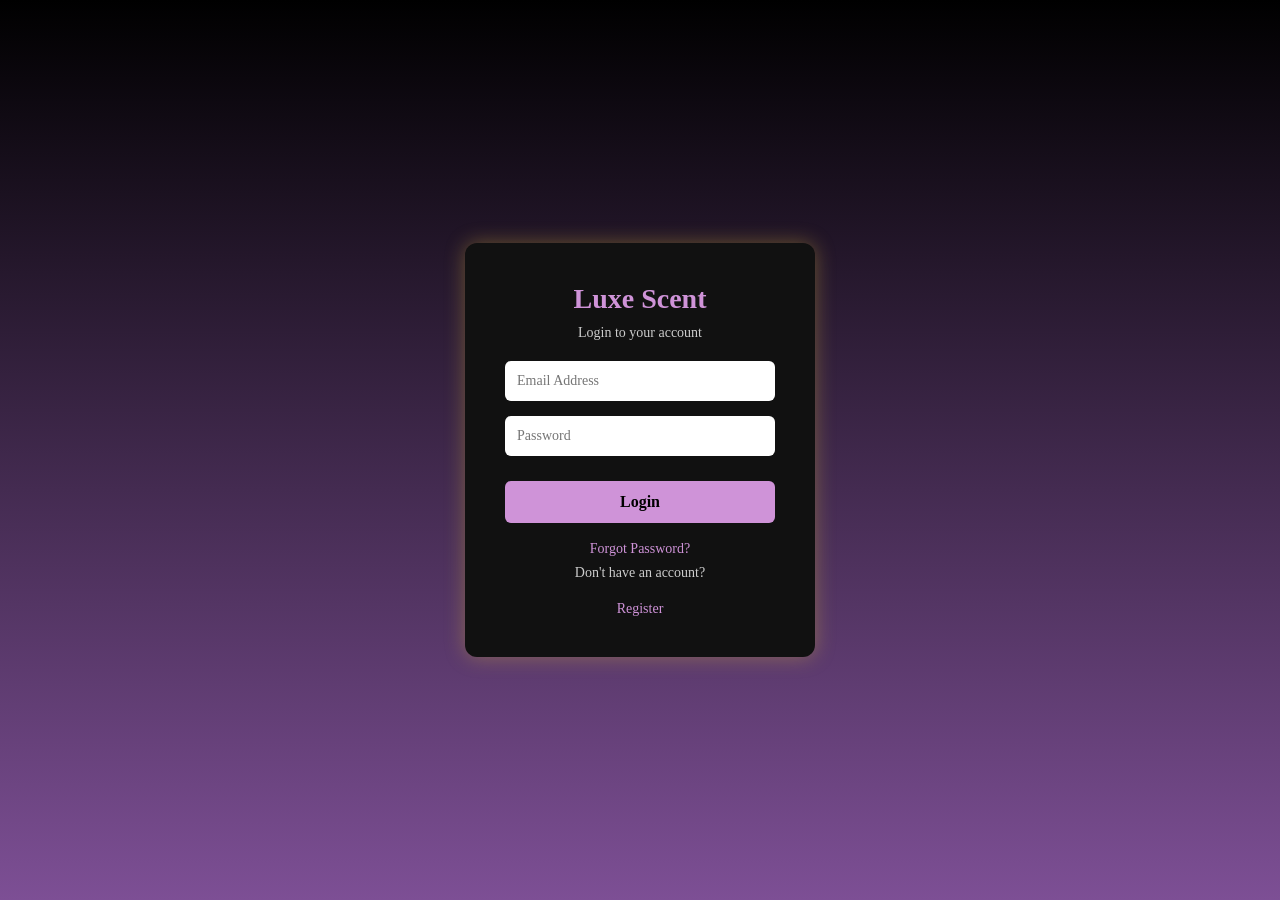
<file: payment.html>
<!DOCTYPE html>
<html>
<head>
<title>Order Success - Luxe Scent</title>
<link rel="icon" type="image/jpeg" href="Perfume.jpg">
<meta name="viewport" content="width=device-width, initial-scale=1.0">
<link rel="stylesheet" href="payment.css">
</head>

<body>

<!-- NAVBAR -->
<header>
<div class="logo">LUXE SCENT</div>
</header>

<!-- SUCCESS BOX -->
<div class="success-container">

<div class="checkmark">✔</div>

<h1>Payment Successful</h1>
<p>Your order has been placed successfully.<br>
It will be delivered in 5–7 days.</p>

<p class="order-id">Order ID: <span id="orderId"></span></p>

<!-- ORDER SUMMARY -->
<div class="summary-box">

<h3>Order Summary</h3>

<div id="orderItems"></div>

<div class="total">
<span>Total</span>
<span id="totalPrice">₹0</span>
</div>

</div>

<a href="index.html" class="home-btn">Back to Home</a>

</div>

<!-- FOOTER -->
<footer>
<p>© 2026 Luxe Scent</p>
</footer>

<script>
if (localStorage.getItem("isLoggedIn") !== "true") {
alert("Please login to access checkout.");
window.location.href = "login.html";
}

const cart = JSON.parse(localStorage.getItem("cart")) || [];
const orderItems = document.getElementById("orderItems");
const totalPrice = document.getElementById("totalPrice");
const orderId = document.getElementById("orderId");

orderId.textContent = "#LS" + Math.floor(1000 + Math.random() * 9000);

if (cart.length === 0) {
orderItems.innerHTML = "<p class='empty-order'>No items found for this order.</p>";
totalPrice.textContent = "₹0";
} else {
let total = 0;

cart.forEach((item) => {
const row = document.createElement("div");
row.className = "item";
const lineTotal = item.price * item.quantity;
total += lineTotal;

row.innerHTML = `
<span>${item.name} x ${item.quantity}</span>
<span>₹${lineTotal}</span>
`;

orderItems.appendChild(row);
});

totalPrice.textContent = "₹" + total;

// Clear cart only after rendering successful payment details.
localStorage.removeItem("cart");
}
</script>

</body>
</html>
</file>
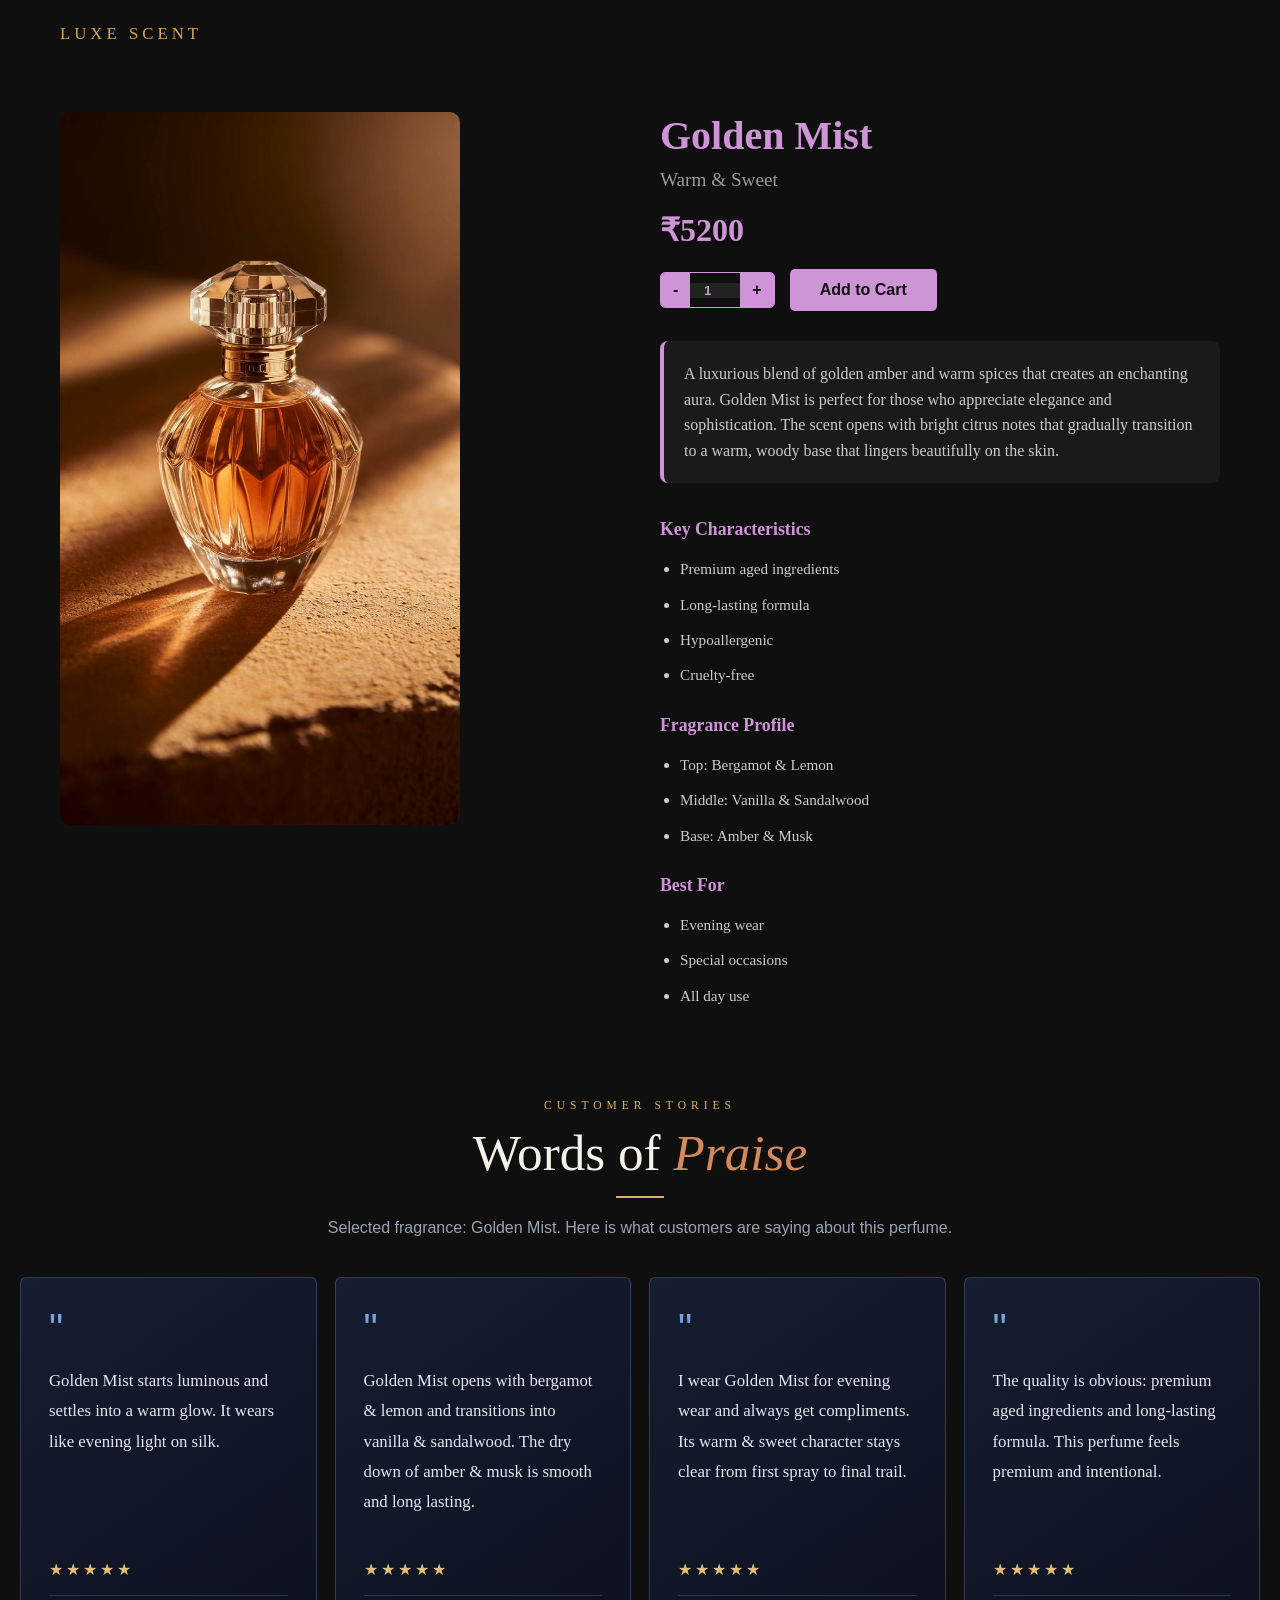
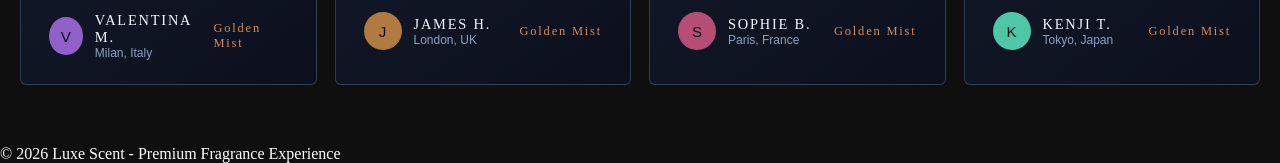
<file: product-detail.html>
<!DOCTYPE html>
<html>
<head>
<title>Product Details - Luxe Scent</title>
<link rel="icon" type="image/jpeg" href="Perfume.jpg">
<meta name="viewport" content="width=device-width, initial-scale=1.0">
<link rel="stylesheet" href="style.css">
<style>
.page-brand {
  width: min(1200px, 100%);
  margin: 0 auto;
  padding: 24px 20px 8px;
}

.page-brand a {
  color: #d3a45b;
  text-decoration: none;
  letter-spacing: 4px;
  font-size: 1.05rem;
}

.detail-section {
  max-width: 1200px;
  margin: 40px auto;
  padding: 20px;
  display: flex;
  gap: 40px;
  align-items: flex-start;
}

.product-image {
  flex: 1;
  min-width: 300px;
}

.product-image img {
  width: 100%;
  max-width: 400px;
  height: auto;
  object-fit: contain;
  border-radius: 10px;
}

.product-info {
  flex: 1;
}

.product-info h1 {
  font-size: 2.5em;
  color: #cf93d8;
  margin-bottom: 10px;
}

.product-info .product-subtitle {
  font-size: 1.2em;
  color: #999;
  margin-bottom: 20px;
}

.product-info .product-price {
  font-size: 2em;
  color: #cf93d8;
  font-weight: bold;
  margin-bottom: 20px;
}

.product-description {
  font-size: 1em;
  line-height: 1.6;
  color: #ccc;
  margin-bottom: 30px;
  background: #1a1a1a;
  padding: 20px;
  border-radius: 8px;
  border-left: 4px solid #cf93d8;
}

.product-details {
  font-size: 0.95em;
  line-height: 1.8;
  color: #ccc;
  margin-bottom: 30px;
}

.product-details h3 {
  color: #cf93d8;
  margin-top: 20px;
  margin-bottom: 10px;
}

.product-details ul {
  margin-left: 20px;
}

.product-details li {
  margin-bottom: 8px;
}

.product-buttons {
  display: flex;
  gap: 15px;
  align-items: center;
  margin-bottom: 30px;
  flex-wrap: wrap;
}

.quantity-selector {
  display: flex;
  align-items: center;
  border: 1px solid #cf93d8;
  border-radius: 5px;
  overflow: hidden;
}

.quantity-selector button {
  background: #cf93d8;
  color: #111;
  border: none;
  padding: 8px 12px;
  cursor: pointer;
  font-weight: bold;
  font-size: 1em;
}

.quantity-selector button:hover {
  background: #b373b8;
}

.quantity-selector input {
  width: 50px;
  text-align: center;
  background: #222;
  border: none;
  color: #cf93d8;
  font-weight: bold;
}

.add-to-cart-btn {
  padding: 12px 30px;
  background: #cf93d8;
  color: #111;
  border: none;
  border-radius: 5px;
  font-size: 1em;
  font-weight: bold;
  cursor: pointer;
  transition: 0.3s;
}

.add-to-cart-btn:hover {
  background: #b373b8;
  transform: scale(1.05);
}

.alert {
  padding: 15px 20px;
  background: #1a3a1a;
  color: #4caf50;
  border-radius: 5px;
  margin-bottom: 20px;
  display: none;
  border-left: 4px solid #4caf50;
}

.stories {
  width: min(1320px, 100%);
  margin: 10px auto 60px;
  padding: 0 20px;
  font-family: "Segoe UI", Tahoma, Geneva, Verdana, sans-serif;
}

.stories-header {
  text-align: center;
  margin-bottom: 36px;
}

.stories-header .kicker {
  color: #d8b16b;
  font-family: Georgia, "Times New Roman", serif;
  font-size: 0.72rem;
  letter-spacing: 5px;
  text-transform: uppercase;
  margin-bottom: 12px;
}

.stories-header h2 {
  color: #f6f1e8;
  font-family: Georgia, "Times New Roman", serif;
  font-size: clamp(2rem, 5vw, 3.2rem);
  font-weight: 400;
  margin-bottom: 14px;
}

.stories-header h2 span {
  color: #d58b59;
  font-style: italic;
}

.stories-header .line {
  width: 48px;
  height: 2px;
  background: #d8b16b;
  margin: 0 auto 16px;
}

.stories-header .intro {
  color: #9aa2b2;
  max-width: 660px;
  margin: 0 auto;
  line-height: 1.7;
}

.story-grid {
  display: grid;
  grid-template-columns: repeat(4, minmax(0, 1fr));
  gap: 18px;
}

.story-card {
  background: linear-gradient(145deg, rgba(24, 32, 54, 0.9), rgba(12, 16, 30, 0.92));
  border: 1px solid rgba(107, 142, 182, 0.35);
  border-radius: 6px;
  padding: 30px 28px 24px;
}

.quote-mark {
  font-size: 2.5rem;
  line-height: 1;
  color: #7aa2d8;
  margin-bottom: 18px;
}

.story-text {
  color: #e3e7f0;
  font-family: Georgia, "Times New Roman", serif;
  font-size: 1.05rem;
  line-height: 1.8;
  min-height: 182px;
}

.stars {
  color: #e2be78;
  letter-spacing: 3px;
  margin: 12px 0 16px;
}

.story-footer {
  border-top: 1px solid rgba(129, 156, 194, 0.25);
  padding-top: 16px;
  display: flex;
  align-items: center;
  justify-content: space-between;
  gap: 10px;
}

.person {
  display: flex;
  align-items: center;
  gap: 12px;
}

.avatar {
  width: 38px;
  height: 38px;
  border-radius: 50%;
  display: grid;
  place-items: center;
  font-size: 0.95rem;
  color: #101010;
  background: #9160c9;
}

.meta-name {
  color: #f4f7fd;
  font-family: Georgia, "Times New Roman", serif;
  font-size: 0.9rem;
  letter-spacing: 1.8px;
  text-transform: uppercase;
}

.meta-city {
  color: #8ea0bf;
  font-size: 0.75rem;
}

.scent-name {
  color: #d58b59;
  font-family: Georgia, "Times New Roman", serif;
  font-size: 0.78rem;
  letter-spacing: 1.8px;
}

@media (max-width: 768px) {
  .page-brand {
    padding: 18px 16px 0;
  }

  .detail-section {
    flex-direction: column;
    margin: 18px auto 24px;
    padding: 16px;
    gap: 20px;
  }

  .product-image img {
    max-width: 100%;
  }

  .product-info h1 {
    font-size: 1.8em;
  }

  .product-buttons {
    flex-direction: column;
  }

  .add-to-cart-btn {
    width: 100%;
  }

  .stories {
    padding: 0 16px;
  }

  .story-grid {
    grid-template-columns: 1fr;
    gap: 14px;
  }

  .story-text {
    min-height: auto;
  }
}

@media (max-width: 480px) {
  .product-info h1 {
    font-size: 1.5em;
  }

  .product-info .product-price {
    font-size: 1.5em;
  }

  .product-buttons {
    flex-direction: column;
  }

  .stories-header .kicker {
    letter-spacing: 3px;
  }
}
</style>
</head>

<body>

<div class="page-brand">
  <a href="collection1.html">LUXE SCENT</a>
</div>

<section class="detail-section">
<div class="product-image">
<img id="productImage" src="P1.jpg" alt="Product">
</div>

<div class="product-info">
<h1 id="productName">Product Name</h1>
<p class="product-subtitle" id="productSubtitle">Subtitle</p>
<div class="product-price" id="productPrice">₹5000</div>

<div id="alert" class="alert">✓ Added to Cart!</div>

<div class="product-buttons">
  <div class="quantity-selector">
    <button onclick="decreaseQuantity()">-</button>
    <input type="number" id="quantity" value="1" min="1" max="10" readonly>
    <button onclick="increaseQuantity()">+</button>
  </div>
  <button class="add-to-cart-btn" onclick="addToCart()">Add to Cart</button>
</div>

<div class="product-description" id="productDescription">
Product description goes here.
</div>

<div class="product-details">
<h3>Key Characteristics</h3>
<ul id="characteristics">
<li>Premium quality</li>
</ul>

<h3>Fragrance Profile</h3>
<ul id="profile">
<li>Long-lasting</li>
</ul>

<h3>Best For</h3>
<ul id="bestFor">
<li>All occasions</li>
</ul>
</div>

</div>
</section>

<section class="stories">
  <div class="stories-header">
    <p class="kicker">Customer Stories</p>
    <h2>Words of <span>Praise</span></h2>
    <div class="line"></div>
    <p class="intro" id="storiesIntro">From collectors in Tokyo to artists in Buenos Aires, here is what our community says about Luxe Scent.</p>
  </div>

  <div class="story-grid" id="storyGrid"></div>
</section>

<footer>
<p>© 2026 Luxe Scent - Premium Fragrance Experience</p>
</footer>

<script>
const productData = {
  P1: {
    name: "Golden Mist",
    subtitle: "Warm & Sweet",
    price: 5200,
    description: "A luxurious blend of golden amber and warm spices that creates an enchanting aura. Golden Mist is perfect for those who appreciate elegance and sophistication. The scent opens with bright citrus notes that gradually transition to a warm, woody base that lingers beautifully on the skin.",
    characteristics: ["Premium aged ingredients", "Long-lasting formula", "Hypoallergenic", "Cruelty-free"],
    profile: ["Top: Bergamot & Lemon", "Middle: Vanilla & Sandalwood", "Base: Amber & Musk"],
    bestFor: ["Evening wear", "Special occasions", "All day use"]
  },
  P2: {
    name: "Royal Essence",
    subtitle: "Floral & Elegant",
    price: 4500,
    description: "Elegance in a bottle. Royal Essence combines delicate floral notes with a sophisticated woody base. This timeless fragrance is designed for the modern woman who values grace and refinement. Perfect for any occasion, from casual days to formal events.",
    characteristics: ["100% natural botanicals", "Paraben-free", "Long shelf life", "Premium packaging"],
    profile: ["Top: Rose & Peony", "Middle: Jasmine & Lilly", "Base: Sandalwood & Cedar"],
    bestFor: ["Daily wear", "Office settings", "Formal events"]
  },
  P3: {
    name: "Velvet Aura",
    subtitle: "Woody & Bold",
    price: 4800,
    description: "Make a statement with Velvet Aura. This bold fragrance combines rich woody notes with mysterious spices. Designed for confident individuals who aren't afraid to stand out. The deep, velvety texture of this scent creates an unforgettable impression.",
    characteristics: ["Rich woody essence", "Strong projection", "Alcohol-free option", "Professional grade"],
    profile: ["Top: Black Pepper & Cardamom", "Middle: Cedarwood & Oud", "Base: Vetiver & Musk"],
    bestFor: ["Evening events", "Bold personalities", "Signature scent"]
  },
  P4: {
    name: "Midnight Oud",
    subtitle: "Deep & Intense",
    price: 6000,
    description: "Embrace the night with Midnight Oud. This intense fragrance features premium oud oil blended with rare spices and dark florals. A luxury choice for connoisseurs who appreciate rare and exotic scents. Every spray is an experience of pure indulgence.",
    characteristics: ["Premium oud oil", "Rare Indian spices", "Precious wood extracts", "Limited edition"],
    profile: ["Top: Saffron & Rose", "Middle: Oud & Agarwood", "Base: Amber & Dark Musk"],
    bestFor: ["Luxury lovers", "Collectors", "Signature scent"]
  },
  P5: {
    name: "Shimmer Bliss",
    subtitle: "Sparkling & Fresh",
    price: 5000,
    description: "Feel the joy of freshness with Shimmer Bliss. Sparkling citrus and green notes create an uplifting, energetic atmosphere. This versatile fragrance is perfect for those who love brightness and positivity in their day. A true celebration in a bottle.",
    characteristics: ["Energizing blend", "Fresh bergamot", "Green florals", "Morning-to-evening"],
    profile: ["Top: Grapefruit & Lemon", "Middle: Green Apple & Lily", "Base: Musk & Amber"],
    bestFor: ["Daily wear", "Sport activities", "Morning freshness"]
  },
  P6: {
    name: "Amber Dream",
    subtitle: "Warm & Sensual",
    price: 5500,
    description: "Succumb to the warmth of Amber Dream. Rich amber notes blend with sensual vanilla and exotic spices to create a dreamy, romantic fragrance. Perfect for intimate moments or when you want to feel absolutely irresistible.",
    characteristics: ["Sensual formula", "Rich amber resin", "Warm spices", "Romantic essence"],
    profile: ["Top: Orange Blossom & Vanilla", "Middle: Cinnamon & Clove", "Base: Amber & Tonka"],
    bestFor: ["Romantic occasions", "Evening wear", "Special dates"]
  },
  P7: {
    name: "Ocean Breeze",
    subtitle: "Fresh & Crisp",
    price: 4700,
    description: "Escape to the coast with Ocean Breeze. This crisp, refreshing fragrance captures the essence of sea spray and wind. Ideal for daytime wear, it brings freshness and clarity to any moment. A perfect companion for active lifestyles.",
    characteristics: ["Marine accord", "Sea salt notes", "Crisp florals", "Water-resistant"],
    profile: ["Top: Neroli & Sea Salt", "Middle: Water Lily & Aquatic", "Base: Driftwood & Musk"],
    bestFor: ["Beach days", "Casual wear", "Sports"]
  },
  P8: {
    name: "Rose Garden",
    subtitle: "Classic & Timeless",
    price: 5100,
    description: "A timeless classic. Rose Garden features the finest rose absolute blended with subtle green notes and a soft woody base. This elegant fragrance never goes out of style and works beautifully on any skin. Sophistication in every spray.",
    characteristics: ["Bulgarian rose absolute", "Timeless formula", "Skin-friendly", "Heirloom quality"],
    profile: ["Top: Cyclamen & Green Notes", "Middle: Rose & Geranium", "Base: Sandalwood & Amber"],
    bestFor: ["All occasions", "Classic lovers", "Timeless wear"]
  },
  P9: {
    name: "Vanilla Twilight",
    subtitle: "Sweet & Cozy",
    price: 4900,
    description: "Wrap yourself in warmth with Vanilla Twilight. This sweet, comforting fragrance combines Madagascar vanilla with warm spices and soft woody notes. Perfect for cozy moments or creating a welcoming presence wherever you go.",
    characteristics: ["Madagascar vanilla", "Cozy spices", "Soft caramel notes", "Comfort scent"],
    profile: ["Top: Vanilla & Caramel", "Middle: Cinnamon & Nutmeg", "Base: Cedarwood & Amber"],
    bestFor: ["Evening relaxation", "Comfort wear", "All year"]
  },
  P10: {
    name: "Sandalwood Serenity",
    subtitle: "Calming & Woody",
    price: 5300,
    description: "Find peace with Sandalwood Serenity. Pure sandalwood oil blended with calming herbs and subtle florals creates a meditative fragrance. Ideal for those seeking tranquility and balance. A truly serene olfactory experience.",
    characteristics: ["Premium sandalwood", "Calming herbs", "Meditative blend", "Aromatherapy-inspired"],
    profile: ["Top: Lavender & Green Tea", "Middle: Sandalwood & Violet", "Base: Vetiver & Musk"],
    bestFor: ["Meditation", "Relaxation", "Calm moments"]
  },
  P11: {
    name: "Citrus Splash",
    subtitle: "Energizing & Bright",
    price: 4600,
    description: "Start your day with Citrus Splash. Vibrant citrus fruits and fresh herbs create an invigorating, cheerful fragrance. Perfect for morning wear or whenever you need an energy boost. This bright, sunny scent lifts your spirits instantly.",
    characteristics: ["Pure citrus oils", "Energizing blend", "Natural botanicals", "Mood-lifting"],
    profile: ["Top: Mandarin & Lime", "Middle: Lemon & Yuzu", "Base: Ginger & Musk"],
    bestFor: ["Morning wear", "Energy boost", "Casual days"]
  },
  P12: {
    name: "Lavender Bliss",
    subtitle: "Soothing & Floral",
    price: 4950,
    description: "Embrace calm with Lavender Bliss. True French lavender blended with soft florals and a hint of vanilla creates a soothing, blissful fragrance. Perfect for daily wear or whenever you need a moment of peace.",
    characteristics: ["French lavender oil", "Floral notes", "Soothing formula", "Sleep-friendly"],
    profile: ["Top: Lavender & Bergamot", "Middle: Chamomile & Ylang Ylang", "Base: Vanilla & Amber"],
    bestFor: ["Daily wear", "Relaxation", "Sleep time"]
  },
  P13: {
    name: "Jasmine Nights",
    subtitle: "Rich & Exotic",
    price: 5600,
    description: "Experience exotic luxury with Jasmine Nights. Indian jasmine sambac blended with mysterious oud and exotic spices creates an intoxicating night-time fragrance. For those who crave something truly unique and captivating.",
    characteristics: ["Indian jasmine sambac", "Exotic spices", "Oud base", "Luxury formula"],
    profile: ["Top: Rose & Saffron", "Middle: Jasmine & Tuberose", "Base: Oud & Patchouli"],
    bestFor: ["Night wear", "Special occasions", "Luxury lovers"]
  },
  P14: {
    name: "Musk Charm",
    subtitle: "Sensual & Warm",
    price: 5400,
    description: "Captivate with Musk Charm. A sophisticated blend of warm musk, creamy florals, and woody undertones creates an irresistibly charming fragrance. Subtle yet powerful, it creates an aura of elegance and allure.",
    characteristics: ["Warm musk", "Creamy florals", "Sensual formula", "Intimate scent"],
    profile: ["Top: Peach & Rose", "Middle: Orchid & Musk", "Base: Sandalwood & Amber"],
    bestFor: ["Intimate moments", "Evening wear", "Allure"]
  },
  P15: {
    name: "Peach Elegance",
    subtitle: "Sweet & Fruity",
    price: 4850,
    description: "Peach Elegance opens with juicy peach and soft citrus before melting into a silky floral heart. The dry down is clean, creamy, and lightly musky, giving it a playful but polished finish. It is a bright fragrance with a graceful, feminine trail.",
    characteristics: ["Juicy fruit opening", "Soft floral heart", "Smooth creamy base", "Everyday friendly"],
    profile: ["Top: Peach & Mandarin", "Middle: Osmanthus & Jasmine", "Base: Vanilla Musk & Amber"],
    bestFor: ["Day outings", "Brunch dates", "Warm weather"]
  },
  P16: {
    name: "Cedar Woods",
    subtitle: "Woody & Masculine",
    price: 5750,
    description: "Cedar Woods is built around dry cedarwood, aromatic herbs, and a confident smoky base. It feels grounded, clean, and masculine without becoming heavy. A strong choice for someone who prefers a refined woody signature.",
    characteristics: ["Dry cedar core", "Aromatic freshness", "Smoky depth", "Confident trail"],
    profile: ["Top: Bergamot & Sage", "Middle: Cedarwood & Lavender", "Base: Vetiver & Smoke"],
    bestFor: ["Office wear", "Evening dinners", "Cool seasons"]
  },
  P17: {
    name: "Peppermint Rush",
    subtitle: "Cool & Fresh",
    price: 4750,
    description: "Peppermint Rush delivers an icy mint opening that quickly settles into clean citrus and transparent woods. The scent feels crisp, energetic, and instantly refreshing. It is ideal when you want something cool and uplifting.",
    characteristics: ["Minty opening", "Cool refreshing effect", "Citrus brightness", "Light clean finish"],
    profile: ["Top: Peppermint & Lime", "Middle: Green Tea & Neroli", "Base: White Musk & Driftwood"],
    bestFor: ["Hot days", "Workout recovery", "Fresh daytime wear"]
  },
  P18: {
    name: "Honey Nectar",
    subtitle: "Sweet & Golden",
    price: 5150,
    description: "Honey Nectar is soft, warm, and golden with a honeyed sweetness that never feels sticky. Almond blossom and delicate florals keep it smooth, while a creamy base adds comfort. It is cozy, radiant, and easy to wear.",
    characteristics: ["Golden sweetness", "Soft creamy texture", "Warm floral balance", "Comforting finish"],
    profile: ["Top: Honey & Pear", "Middle: Almond Blossom & Rose", "Base: Tonka Bean & Musk"],
    bestFor: ["Evening gatherings", "Soft romantic wear", "Cool evenings"]
  },
  P19: {
    name: "Bergamot Zest",
    subtitle: "Citrus & Uplifting",
    price: 4900,
    description: "Bergamot Zest is sharp, sparkling, and full of energy. The citrus opening is lifted by green herbs and a subtle amber base, making it feel bright without disappearing too quickly. It is a fresh, optimistic fragrance.",
    characteristics: ["Sparkling citrus", "Green aromatic lift", "Clean amber base", "Mood brightening"],
    profile: ["Top: Bergamot & Lemon", "Middle: Basil & Jasmine", "Base: Amber & Cedar"],
    bestFor: ["Morning wear", "Daily freshness", "Travel"]
  },
  P20: {
    name: "Iris Elegance",
    subtitle: "Sophisticated & Floral",
    price: 5650,
    description: "Iris Elegance is powdery, smooth, and refined, with iris at the center and soft woods underneath. The scent feels polished and understated, like tailored fabric in fragrance form. It is elegant, modern, and quietly luxurious.",
    characteristics: ["Powdery iris core", "Elegant floral finish", "Soft woody base", "Refined character"],
    profile: ["Top: Violet Leaf & Pear", "Middle: Iris & Rose", "Base: Cedarwood & White Musk"],
    bestFor: ["Formal wear", "Work settings", "Minimalist style"]
  },
  P21: {
    name: "Ginger Spice",
    subtitle: "Warm & Spicy",
    price: 5050,
    description: "Ginger Spice blends bright ginger with warm cardamom and a smooth amber dry down. It feels lively at the start and comforting at the end, giving it a balanced spicy warmth. A good fit for cooler weather and bold moods.",
    characteristics: ["Spicy ginger bite", "Warm aromatic blend", "Smooth amber base", "Energetic character"],
    profile: ["Top: Ginger & Mandarin", "Middle: Cardamom & Cinnamon", "Base: Amber & Sandalwood"],
    bestFor: ["Autumn evenings", "Dinner plans", "Spice lovers"]
  },
  P22: {
    name: "Lilac Dreams",
    subtitle: "Delicate & Floral",
    price: 4800,
    description: "Lilac Dreams is airy and gentle, built around lilac petals, soft rose, and a clean musk base. The fragrance feels tender and graceful, with a fresh floral softness that stays close to the skin. It is delicate without being flat.",
    characteristics: ["Soft lilac floral", "Light airy body", "Fresh clean musks", "Graceful trail"],
    profile: ["Top: Lilac & Dewy Greens", "Middle: Rose & Peony", "Base: White Musk & Cedar"],
    bestFor: ["Spring wear", "Casual outings", "Soft feminine looks"]
  },
  P23: {
    name: "Coconut Paradise",
    subtitle: "Tropical & Sweet",
    price: 5200,
    description: "Coconut Paradise smells like sunlit skin and warm air. Creamy coconut, soft vanilla, and a subtle floral touch create a tropical scent that feels relaxed and joyful. It is sweet, smooth, and beach-ready.",
    characteristics: ["Creamy tropical opening", "Soft vanilla sweetness", "Relaxed beach vibe", "Smooth wearability"],
    profile: ["Top: Coconut Water & Pineapple", "Middle: Frangipani & Tiare", "Base: Vanilla & Soft Musk"],
    bestFor: ["Holiday wear", "Beach days", "Summer evenings"]
  },
  P24: {
    name: "Leather Mystique",
    subtitle: "Bold & Mysterious",
    price: 5800,
    description: "Leather Mystique is dark, textured, and sophisticated, pairing leather accord with smoky woods and subtle spice. It has a strong personality and a dramatic finish that feels polished rather than aggressive. A striking scent for confident wearers.",
    characteristics: ["Leather accord", "Smoky depth", "Spiced woods", "Commanding presence"],
    profile: ["Top: Black Pepper & Rum", "Middle: Leather & Iris", "Base: Oud & Patchouli"],
    bestFor: ["Night wear", "Statement moments", "Cool weather"]
  },
  P25: {
    name: "Rose Petals",
    subtitle: "Romantic & Classic",
    price: 5100,
    description: "Rose Petals is a classic rose fragrance with a fresh, petal-like softness. A hint of pear and musk keeps the scent modern and light, while the rose remains elegant and romantic. It feels timeless and easy to love.",
    characteristics: ["Fresh rose accord", "Romantic softness", "Modern clean finish", "Timeless style"],
    profile: ["Top: Pear & Pink Pepper", "Middle: Rose & Peony", "Base: Musk & Amber"],
    bestFor: ["Date nights", "Daily elegance", "Gifting"]
  },
  P26: {
    name: "Tuberose Sublime",
    subtitle: "Luxurious & Floral",
    price: 5900,
    description: "Tuberose Sublime is rich, creamy, and radiant with a lush white-floral heart. The tuberose is opulent but balanced by smooth woods and amber, giving the fragrance depth and glamour. It is luxurious from the first spray.",
    characteristics: ["Rich white floral", "Creamy floral body", "Amber warmth", "Luxury finish"],
    profile: ["Top: Neroli & Pear", "Middle: Tuberose & Gardenia", "Base: Amber & Sandalwood"],
    bestFor: ["Formal events", "Evening glamour", "Special occasions"]
  },
  P27: {
    name: "White Musk",
    subtitle: "Pure & Clean",
    price: 5350,
    description: "White Musk is soft, clean, and quietly comforting, with airy musk, light florals, and a smooth powdery finish. It wears close to the skin and feels effortlessly polished. Ideal for anyone who prefers a fresh, understated scent.",
    characteristics: ["Clean musk profile", "Soft powdery finish", "Light floral lift", "Skin-close wear"],
    profile: ["Top: Aldehydes & Lily", "Middle: Jasmine & Iris", "Base: White Musk & Cedar"],
    bestFor: ["Everyday wear", "Layering", "Minimalist fragrance style"]
  },
  P30: {
    name: "Noir Velvet",
    subtitle: "Dark & Seductive",
    price: 6150,
    description: "Noir Velvet is a dramatic evening fragrance that opens with dark berries and saffron before unfolding into a velvety rose heart. The base blends smoky amber and patchouli for a deep, luxurious trail. It feels bold, modern, and highly addictive.",
    characteristics: ["Velvety rose accord", "Dark fruity opening", "Smoky amber depth", "Long-lasting projection"],
    profile: ["Top: Blackcurrant & Saffron", "Middle: Turkish Rose & Plum", "Base: Amber Smoke & Patchouli"],
    bestFor: ["Evening events", "Date nights", "Statement wear"]
  },
  P31: {
    name: "Crimson Bloom",
    subtitle: "Floral & Spiced",
    price: 6250,
    description: "Crimson Bloom opens with a vibrant red-floral accord wrapped in gentle spice, then settles into a warm amber glow. The composition feels rich and romantic while staying smooth and wearable. It is designed for confident evenings and elegant occasions.",
    characteristics: ["Rich red floral core", "Soft spicy lift", "Smooth amber warmth", "Long-lasting finish"],
    profile: ["Top: Red Berries & Pink Pepper", "Middle: Rose Petal & Saffron", "Base: Amber & Sandalwood"],
    bestFor: ["Date nights", "Festive events", "Evening elegance"]
  },
  P32: {
    name: "Saffron Dusk",
    subtitle: "Warm & Suede",
    price: 6350,
    description: "Saffron Dusk combines warm saffron threads with soft suede textures and creamy woods. It starts luminous and spicy, then deepens into a polished, modern trail. The scent feels refined, bold, and unmistakably premium.",
    characteristics: ["Saffron-forward opening", "Suede-like texture", "Creamy woody base", "Strong evening presence"],
    profile: ["Top: Saffron & Mandarin", "Middle: Suede Accord & Iris", "Base: Sandalwood & Amber"],
    bestFor: ["Night outings", "Formal gatherings", "Signature wear"]
  },
  P33: {
    name: "Moonlit Orchid",
    subtitle: "Velvety & Elegant",
    price: 6450,
    description: "Moonlit Orchid blends velvety orchid petals with ripe pear nectar and a soft amber base. It feels smooth, luminous, and graceful from opening to dry down. A luxurious floral scent for those who prefer elegance with modern depth.",
    characteristics: ["Velvet floral body", "Juicy fruit opening", "Soft amber dry down", "Elegant projection"],
    profile: ["Top: Pear Nectar & Bergamot", "Middle: Orchid & Jasmine", "Base: White Amber & Musk"],
    bestFor: ["Special dinners", "Celebrations", "Romantic evenings"]
  }
};

const reviewerPool = [
  { name: "Valentina M.", city: "Milan, Italy", color: "#9160c9" },
  { name: "James H.", city: "London, UK", color: "#b07a40" },
  { name: "Sophie B.", city: "Paris, France", color: "#b64d75" },
  { name: "Kenji T.", city: "Tokyo, Japan", color: "#4ec6a8" },
  { name: "Amara R.", city: "Dubai, UAE", color: "#da9852" },
  { name: "Luca N.", city: "Rome, Italy", color: "#6fa8dc" },
  { name: "Nora V.", city: "Madrid, Spain", color: "#c36fdd" },
  { name: "Ivy C.", city: "Singapore", color: "#78c67a" }
];

const featuredReviewByProduct = {
  P1: "Golden Mist starts luminous and settles into a warm glow. It wears like evening light on silk.",
  P2: "Royal Essence feels polished and graceful from the first spray. It reads elegant without trying too hard.",
  P3: "Velvet Aura has a bold woody edge that stays refined. It is the scent I choose when I want presence.",
  P4: "Midnight Oud is deep, opulent, and unforgettable. The richness develops beautifully over hours.",
  P5: "Shimmer Bliss is sparkling and uplifting with a clean finish. It instantly brightens my day.",
  P6: "Amber Dream is warm and intimate, with a soft sensual trail. It feels luxurious and comforting.",
  P7: "Ocean Breeze is airy and crisp, like fresh sea wind. Perfect when I want a clean signature.",
  P8: "Rose Garden is classic rose done right, smooth and timeless. Feminine, graceful, and very wearable.",
  P9: "Vanilla Twilight is cozy, creamy, and never too sweet. It wraps around you like cashmere.",
  P10: "Sandalwood Serenity is calm in fragrance form. The woody depth feels centered and meditative.",
  P11: "Citrus Splash is bright and energetic with a clean citrus burst. It is my favorite morning reset.",
  P12: "Lavender Bliss is soft, soothing, and beautifully balanced. It gives an instant sense of calm.",
  P13: "Jasmine Nights is rich, exotic, and dramatic in the best way. The floral heart is truly luxurious.",
  P14: "Musk Charm is warm, smooth, and quietly magnetic. It lingers close and feels effortlessly chic."
  ,P15: "Peach Elegance feels juicy and polished, with a soft floral dry down that keeps it elegant.",
  P16: "Cedar Woods is dry, confident, and clean. The cedar note gives it a grounded, masculine edge.",
  P17: "Peppermint Rush is icy, bright, and instantly refreshing. It feels crisp from the first spray.",
  P18: "Honey Nectar is warm and golden with a comforting sweetness. It wears soft but still feels luxurious.",
  P19: "Bergamot Zest is sparkling and uplifting. The citrus brightness keeps the whole composition energetic.",
  P20: "Iris Elegance is smooth, polished, and quietly refined. The powdery iris makes it feel tailored.",
  P21: "Ginger Spice balances brightness and warmth very well. The spice is lively without becoming heavy.",
  P22: "Lilac Dreams is airy and delicate, with a gentle floral softness that feels calm and graceful.",
  P23: "Coconut Paradise is creamy, tropical, and relaxed. It feels like a warm-weather escape.",
  P24: "Leather Mystique is dark and textured with a confident smoky edge. It makes a strong statement.",
  P25: "Rose Petals is a classic rose fragrance with a soft modern finish. It feels romantic and easy to wear.",
  P26: "Tuberose Sublime is lush and radiant, with a rich floral heart that feels glamorous and refined.",
  P27: "White Musk is clean, airy, and understated. It stays close to the skin and feels effortlessly fresh.",
  P30: "Noir Velvet is dark, smooth, and magnetic. Its berry-rose opening over smoky amber creates a luxurious evening signature.",
  P31: "Crimson Bloom feels romantic and bold, with red florals wrapped in warm spice and amber depth.",
  P32: "Saffron Dusk is refined and textural. The saffron-suede blend gives it a luxurious modern edge.",
  P33: "Moonlit Orchid is smooth, elegant, and luminous. The orchid heart over soft amber feels effortlessly premium."
};

function noteText(note) {
  const parts = note.split(':');
  return parts.length > 1 ? parts.slice(1).join(':').trim() : note;
}

function productCodeNumber(productId) {
  const numeric = parseInt(productId.replace('P', ''), 10);
  return Number.isNaN(numeric) ? 1 : numeric;
}

function buildReviewsForProduct(productId, product) {
  const code = productCodeNumber(productId);
  const top = noteText(product.profile[0]);
  const middle = noteText(product.profile[1]);
  const base = noteText(product.profile[2]);

  return [
    {
      quote: featuredReviewByProduct[productId] || `${product.name} has beautiful balance and a premium finish that lasts all day.`,
      stars: 5,
      reviewer: reviewerPool[(code - 1) % reviewerPool.length]
    },
    {
      quote: `${product.name} opens with ${top.toLowerCase()} and transitions into ${middle.toLowerCase()}. The dry down of ${base.toLowerCase()} is smooth and long lasting.`,
      stars: 5,
      reviewer: reviewerPool[code % reviewerPool.length]
    },
    {
      quote: `I wear ${product.name} for ${product.bestFor[0].toLowerCase()} and always get compliments. Its ${product.subtitle.toLowerCase()} character stays clear from first spray to final trail.`,
      stars: 5,
      reviewer: reviewerPool[(code + 1) % reviewerPool.length]
    },
    {
      quote: `The quality is obvious: ${product.characteristics[0].toLowerCase()} and ${product.characteristics[1].toLowerCase()}. This perfume feels premium and intentional.`,
      stars: 5,
      reviewer: reviewerPool[(code + 2) % reviewerPool.length]
    }
  ];
}

function renderProductReviews(productId, product) {
  const grid = document.getElementById('storyGrid');
  const intro = document.getElementById('storiesIntro');
  const reviews = buildReviewsForProduct(productId, product);

  intro.textContent = `Selected fragrance: ${product.name}. Here is what customers are saying about this perfume.`;

  grid.innerHTML = reviews.map((review) => {
    const initial = review.reviewer.name.charAt(0).toUpperCase();
    const stars = '★'.repeat(review.stars);
    return `
      <article class="story-card">
        <div class="quote-mark">&quot;</div>
        <p class="story-text">${review.quote}</p>
        <p class="stars">${stars}</p>
        <div class="story-footer">
          <div class="person">
            <div class="avatar" style="background:${review.reviewer.color};">${initial}</div>
            <div>
              <p class="meta-name">${review.reviewer.name}</p>
              <p class="meta-city">${review.reviewer.city}</p>
            </div>
          </div>
          <p class="scent-name">${product.name}</p>
        </div>
      </article>
    `;
  }).join('');
}

function getProductFromURL() {
  const params = new URLSearchParams(window.location.search);
  return params.get('product') || 'P1';
}

function getCollectionPageForProduct() {
  const productId = getProductFromURL();
  const collection2Products = new Set([
    'P15', 'P16', 'P17', 'P18', 'P19', 'P20', 'P21', 'P22', 'P23', 'P24', 'P25', 'P26', 'P27',
    'P32', 'P33'
  ]);

  return collection2Products.has(productId) ? 'collection2.html' : 'collection1.html';
}

function initSwipeToCollection() {
  let tracking = false;
  let startX = 0;
  let startY = 0;
  const minHorizontalDistance = 100;
  const maxVerticalDistance = 80;

  function shouldIgnoreStart(target) {
    return !!target.closest('button, a, input, textarea, select');
  }

  function startGesture(x, y, target) {
    if (shouldIgnoreStart(target)) {
      tracking = false;
      return;
    }

    tracking = true;
    startX = x;
    startY = y;
  }

  function endGesture(x, y) {
    if (!tracking) {
      return;
    }

    tracking = false;
    const deltaX = x - startX;
    const deltaY = Math.abs(y - startY);

    if (deltaX > minHorizontalDistance && deltaY < maxVerticalDistance) {
      window.location.href = getCollectionPageForProduct();
    }
  }

  document.addEventListener('touchstart', (event) => {
    if (!event.touches || event.touches.length === 0) {
      return;
    }

    const touch = event.touches[0];
    startGesture(touch.clientX, touch.clientY, event.target);
  }, { passive: true });

  document.addEventListener('touchend', (event) => {
    if (!event.changedTouches || event.changedTouches.length === 0) {
      return;
    }

    const touch = event.changedTouches[0];
    endGesture(touch.clientX, touch.clientY);
  }, { passive: true });

  document.addEventListener('mousedown', (event) => {
    startGesture(event.clientX, event.clientY, event.target);
  });

  document.addEventListener('mouseup', (event) => {
    endGesture(event.clientX, event.clientY);
  });
}

function displayProduct() {
  const productId = getProductFromURL();
  const product = productData[productId] || productData.P1;

  document.getElementById('productImage').src = productId + '.jpg';
  document.getElementById('productName').textContent = product.name;
  document.getElementById('productSubtitle').textContent = product.subtitle;
  document.getElementById('productPrice').textContent = '₹' + product.price;
  document.getElementById('productDescription').textContent = product.description;

  const characteristicsList = document.getElementById('characteristics');
  characteristicsList.innerHTML = '';
  product.characteristics.forEach(char => {
    const li = document.createElement('li');
    li.textContent = char;
    characteristicsList.appendChild(li);
  });

  const profileList = document.getElementById('profile');
  profileList.innerHTML = '';
  product.profile.forEach(prof => {
    const li = document.createElement('li');
    li.textContent = prof;
    profileList.appendChild(li);
  });

  const bestForList = document.getElementById('bestFor');
  bestForList.innerHTML = '';
  product.bestFor.forEach(best => {
    const li = document.createElement('li');
    li.textContent = best;
    bestForList.appendChild(li);
  });

  renderProductReviews(productId, product);
}

function increaseQuantity() {
  const qty = document.getElementById('quantity');
  if (qty.value < 10) {
    qty.value = parseInt(qty.value) + 1;
  }
}

function decreaseQuantity() {
  const qty = document.getElementById('quantity');
  if (qty.value > 1) {
    qty.value = parseInt(qty.value) - 1;
  }
}

function addToCart() {
  const productId = getProductFromURL();
  const product = productData[productId] || productData.P1;
  const quantity = parseInt(document.getElementById('quantity').value);
  const productImage = productId + '.jpg';

  let cart = JSON.parse(localStorage.getItem('cart')) || [];

  const existingItem = cart.find(item => item.productId === productId);
  if (existingItem) {
    existingItem.quantity += quantity;
    if (!existingItem.image) {
      existingItem.image = productImage;
    }
  } else {
    cart.push({
      productId: productId,
      name: product.name,
      price: product.price,
      image: productImage,
      quantity: quantity
    });
  }

  localStorage.setItem('cart', JSON.stringify(cart));

  const alert = document.getElementById('alert');
  alert.style.display = 'block';
  setTimeout(() => {
    alert.style.display = 'none';
  }, 2000);
}

document.addEventListener('DOMContentLoaded', function() {
  displayProduct();
  initSwipeToCollection();
});
</script>

</body>
</html>
</file>
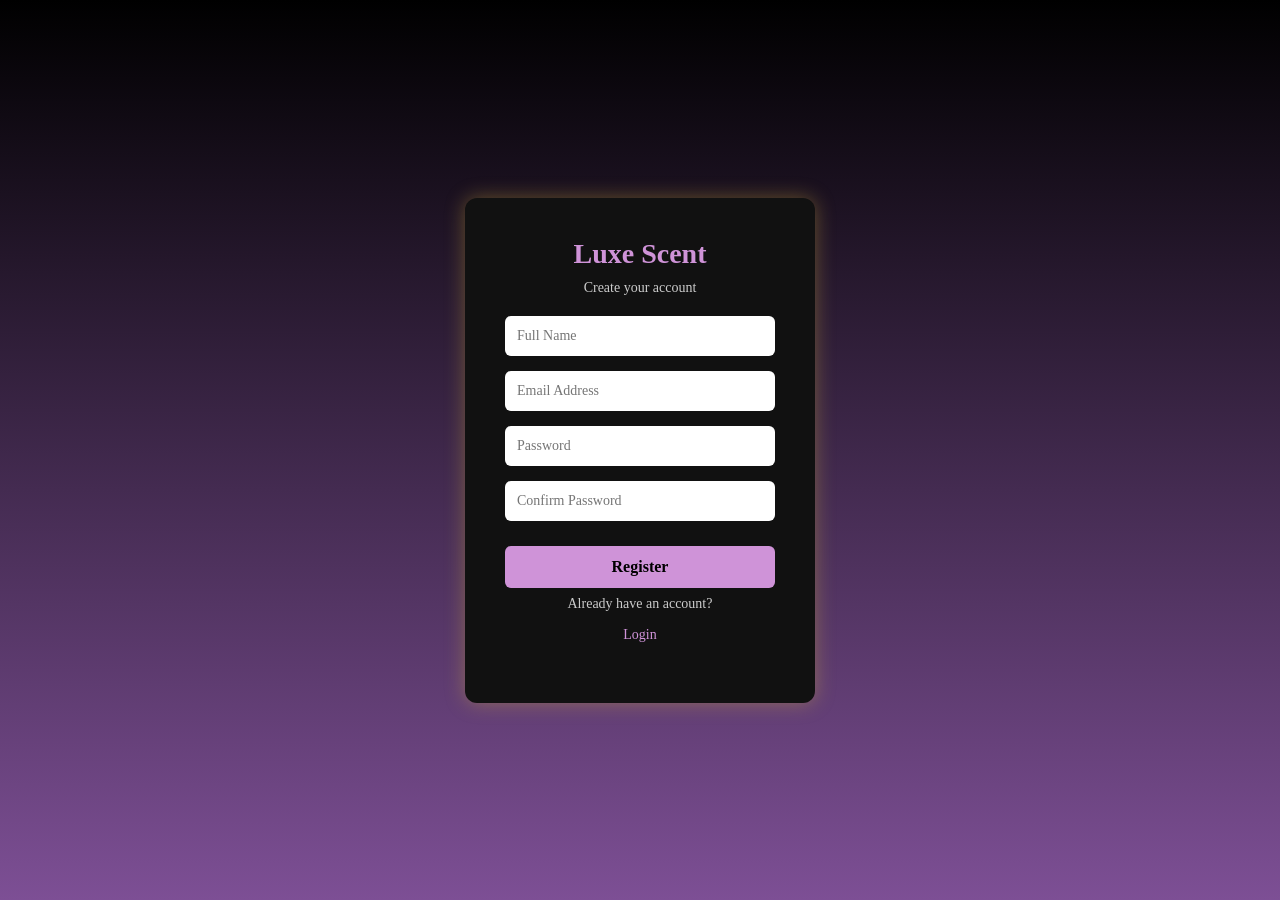
<file: register.html>
<!DOCTYPE html>
<html>
<head>
<title>Register - Luxe Scent</title>
<link rel="icon" type="image/jpeg" href="Perfume.jpg">
<meta name="viewport" content="width=device-width, initial-scale=1.0">
<link rel="stylesheet" href="login.css">
</head>

<body>

<div class="login-container">

<h1>Luxe Scent</h1>
<p>Create your account</p>

<form id="registerForm" onsubmit="validateRegister(event)">

<div class="form-group">
<input type="text" id="name" placeholder="Full Name" required>
<span class="error-message" id="nameError"></span>
</div>

<div class="form-group">
<input type="email" id="email" placeholder="Email Address" required>
<span class="error-message" id="emailError"></span>
</div>

<div class="form-group">
<input type="password" id="password" placeholder="Password" required>
<span class="error-message" id="passwordError"></span>
</div>

<div class="form-group">
<input type="password" id="confirmPassword" placeholder="Confirm Password" required>
<span class="error-message" id="confirmError"></span>
</div>

<button type="submit">Register</button>

</form>

<p class="register-text">
Already have an account?
<a href="login.html">Login</a>
</p>

</div>

<script>
function validateRegister(event) {
  event.preventDefault();
  
  // Clear previous errors
  document.getElementById("nameError").textContent = "";
  document.getElementById("emailError").textContent = "";
  document.getElementById("passwordError").textContent = "";
  document.getElementById("confirmError").textContent = "";
  
  let name = document.getElementById("name").value.trim();
  let email = document.getElementById("email").value.trim();
  let password = document.getElementById("password").value.trim();
  let confirmPassword = document.getElementById("confirmPassword").value.trim();
  let isValid = true;
  
  // Name validation
  if (name === "") {
    document.getElementById("nameError").textContent = "Full name is required";
    isValid = false;
  } else if (name.length < 3) {
    document.getElementById("nameError").textContent = "Name must be at least 3 characters";
    isValid = false;
  }
  
  // Email validation
  if (email === "") {
    document.getElementById("emailError").textContent = "Email is required";
    isValid = false;
  } else if (!isValidEmail(email)) {
    document.getElementById("emailError").textContent = "Please enter a valid email";
    isValid = false;
  } else if (isEmailAlreadyRegistered(email)) {
    document.getElementById("emailError").textContent = "This email is already registered";
    isValid = false;
  }
  
  // Password validation
  if (password === "") {
    document.getElementById("passwordError").textContent = "Password is required";
    isValid = false;
  } else if (password.length < 6) {
    document.getElementById("passwordError").textContent = "Password must be at least 6 characters";
    isValid = false;
  }
  
  // Confirm password validation
  if (confirmPassword === "") {
    document.getElementById("confirmError").textContent = "Please confirm your password";
    isValid = false;
  } else if (password !== confirmPassword) {
    document.getElementById("confirmError").textContent = "Passwords do not match";
    isValid = false;
  }
  
  if (isValid) {
    // Save user registration data
    let users = JSON.parse(localStorage.getItem("registeredUsers")) || [];
    users.push({
      name: name,
      email: email,
      password: password
    });
    localStorage.setItem("registeredUsers", JSON.stringify(users));
    
    // Login user automatically
    let username = email.split('@')[0];
    localStorage.setItem("username", username);
    localStorage.setItem("userName", name);
    localStorage.setItem("userEmail", email);
    localStorage.setItem("isLoggedIn", "true");
    
    alert("Registration successful! Welcome " + name);
    window.location.href = "index.html";
  }
}

function isEmailAlreadyRegistered(email) {
  let users = JSON.parse(localStorage.getItem("registeredUsers")) || [];
  return users.some(user => user.email === email);
}

function isValidEmail(email) {
  const emailRegex = /^[^\s@]+@[^\s@]+\.[^\s@]+$/;
  return emailRegex.test(email);
}
</script>

</body>
</html>
</html>
</file>
<file: about.css>
*{
margin:0;
padding:0;
box-sizing:border-box;
font-family:'Times New Roman', Times, serif;
}

body{
background:#0f0f0f;
color:white;
}

/* Navbar */

header{
display:flex;
justify-content:space-between;
align-items:center;
padding:20px;
background:black;
flex-wrap:wrap;
}

.logo{
font-size:24px;
font-weight:bold;
color:#cf93d8;
flex:1;
}

nav{
display:flex;
gap:10px;
flex-wrap:wrap;
justify-content:flex-end;
}

nav a{
color:white;
background:#1a1a1a;   
text-decoration:none;
padding:8px 18px;    
border-radius:25px;  
transition:0.3s;     
}

nav a:hover{
background:#cf93d8; 
color:black;
transform:scale(1.05);
}

/* About Section */

.about-section{
padding:70px 40px;
animation:fadeIn 1s ease;
}

.about-section h1{
font-size:40px;
color:#cf93d8;
margin-bottom:20px;
}

.about-layout{
max-width:1400px;
margin:0 auto;
display:grid;
grid-template-columns:1.1fr 1fr;
gap:36px;
align-items:start;
}

.about-story h1,
.about-story h2{
text-align:left;
color:#cf93d8;
}

.about-story h2{
font-size:40px;
margin-top:42px;
margin-bottom:20px;
}

.about-story p{
text-align:left;
color:#ccc;
line-height:1.6;
margin-bottom:18px;
}

.about-highlights{
display:flex;
flex-direction:column;
gap:0;
}

.stat-grid{
display:grid;
grid-template-columns:repeat(2, minmax(0, 1fr));
}

.stat-box{
background:#111;
min-height:210px;
display:flex;
flex-direction:column;
align-items:center;
justify-content:center;
border:1px solid #1a1a1a;
}

.stat-box h3{
font-size:40px;
font-weight:normal;
color:#cf93d8;
margin-bottom:10px;
}

.stat-box span{
color:#ccc;
letter-spacing:2px;
text-transform:uppercase;
}

.promise-box{
background:#111;
border:1px solid #1a1a1a;
padding:30px;
}

.promise-box h4{
color:#cf93d8;
margin-bottom:16px;
font-size:24px;
text-transform:uppercase;
letter-spacing:2px;
}

.promise-box p{
color:#ccc;
line-height:1.6;
}


/* Footer */

footer{
text-align:center;
padding:20px;
background:black;
margin-top:60px;
}


/* Animation */

@keyframes fadeIn{
from{
opacity:0;
transform:translateY(-20px);
}
to{
opacity:1;
transform:translateY(0);
}
}


/* Responsive */

@media (max-width:768px){

header{
flex-direction:column;
}

nav{
margin-top:10px;
}

.about-section{
padding:40px 18px;
}

.about-layout{
grid-template-columns:1fr;
gap:24px;
}

.about-section h1,
.about-story h2{
font-size:40px;
}

.stat-grid{
grid-template-columns:1fr;
}

.stat-box{
min-height:160px;
}

}
</file>
<file: cart.css>
*{
margin:0;
padding:0;
box-sizing:border-box;
font-family:'Times New Roman', Times, serif;
}

body{
background:#0f0f0f;
color:white;
min-height:100vh;
display:flex;
flex-direction:column;
}

/* NAVBAR */

header{
display:flex;
justify-content:space-between;
align-items:center;
padding:20px;
background:black;
flex-wrap:wrap;
}

.logo{
font-size:24px;
font-weight:bold;
color:#cf93d8;
flex:1;
}

nav{
display:flex;
justify-content:flex-end;
gap:10px;
flex-wrap:wrap;
}

nav a{
color:white;
text-decoration:none;
padding:8px 18px;
background:#1a1a1a;
border-radius:25px;
transition:0.3s;
}

nav a:hover{
background:#cf93d8;
color:black;
}

/* CART */

.cart-wrap{
display:flex;
gap:30px;
padding:40px;
flex-wrap:wrap;
}

/* LEFT */

.cart-items{
flex:2;
}

.cart-items h2{
color:#cf93d8;
margin-bottom:20px;
}

/* ITEM */

.cart-item{
display:flex;
align-items:center;
justify-content:space-between;
gap:15px;
background:#111;
padding:15px;
margin-bottom:15px;
border-radius:10px;
flex-wrap:wrap;
}

.cart-item img{
width:80px;
height:80px;
object-fit:cover;
border-radius:8px;
background:#222;
}

.info{
flex:1;
}

.info h3{
color:#cf93d8;
margin-bottom:5px;
}

/* QUANTITY (FINAL) */

.qty{
display:flex;
align-items:center;
gap:15px;
margin-top:2px;
}

.qty button{
width:32px;
height:32px;
padding:0;
border-radius:50%;
border:1px solid #555;
background:transparent;
color:white;
font-size:16px;
line-height:1;
cursor:pointer;
display:flex;
align-items:center;
justify-content:center;
transition:0.3s;
}

.qty span{
width:32px;
height:32px;
display:flex;
align-items:center;
justify-content:center;
font-size:16px;
line-height:1;
font-weight:bold;
letter-spacing:0;
font-variant-numeric:tabular-nums;
}

.qty button:hover{
background:#cf93d8;
color:black;
border:none;
transform:scale(1.1);
}

/* RIGHT */

.right{
text-align:right;
}

/* SUMMARY */

.cart-summary{
flex:1;
background:#111;
padding:20px;
border-radius:10px;
height:fit-content;
max-width:300px;
}

.cart-summary h2{
color:#cf93d8;
margin-bottom:20px;
}

.summary-row{
display:flex;
justify-content:space-between;
margin-bottom:10px;
}

.total{
font-weight:bold;
color:#cf93d8;
}

/* BUTTON */

button{
padding:12px;
margin-top:15px;
border:none;
border-radius:25px;
background:#cf93d8;
color:black;
cursor:pointer;
}

.cart-summary button{
width:100%;
}

/* EMPTY */

.empty{
text-align:center;
color:#ccc;
margin-top:20px;
}

.continue-btn{
display:block;
text-align:center;
margin-top:20px;
padding:10px;
background:#cf93d8;
color:black;
border-radius:20px;
text-decoration:none;
width:200px;
margin-left:auto;
margin-right:auto;
}

.continue-btn:hover{
transform:scale(1.05);
}

/* FOOTER */

footer{
margin-top:auto;
text-align:center;
padding:20px;
background:black;
}

/* MOBILE */

@media(max-width:768px){

header{
flex-direction:column;
}

.logo{
margin-bottom:10px;
}

nav{
justify-content:center;
}

.cart-wrap{
flex-direction:column;
padding:20px;
}

.cart-item{
flex-direction:column;
text-align:center;
}

.right{
text-align:center;
}

}
</file>
<file: collection.css>
*{
margin:0;
padding:0;
box-sizing:border-box;
font-family:'Times New Roman', Times, serif;
}

body{
background:#0f0f0f;
color:white;
}

/* Navbar */

header{
display:flex;
justify-content:space-between;
align-items:center;
padding:20px;
background:black;
flex-wrap:wrap;
}

.logo{
font-size:24px;
font-weight:bold;
color:#cf93d8;
flex:1;
}

nav{
display:flex;
gap:10px;
flex-wrap:wrap;
justify-content:flex-end;
}

nav a{
color:white;
background:#1a1a1a;
text-decoration:none;
padding:8px 18px;      
border-radius:25px;    
transition:0.3s;
}

nav a:hover{
background:#cf93d8;  
color:black;
transform:scale(1.05);
}


/* Collection Section */

.collection-section{
text-align:center;
padding:80px 20px;
animation:fadeIn 1s ease;
}

.collection-section h1{
font-size:40px;
color:#cf93d8;
margin-bottom:10px;
}

.collection-section p{
color:#ccc;
margin-bottom:40px;
font-size:16px;
}


/* Product Grid */

.products-container{
display:grid;
grid-template-columns:repeat(5, minmax(0, 1fr));
gap:24px;
align-items:stretch;
}


/* Product Cards */

.product-card{
background:#111;
padding:20px;
border-radius:10px;
width:100%;
height:100%;
text-align:center;
box-shadow:0 0 15px rgba(212,175,55,0.3);
transition:0.3s;
display:flex;
flex-direction:column;
}

.product-card img{
width:100%;
height:260px;
object-fit:cover;
object-position:center;
border-radius:8px;
margin-bottom:15px;
display:block;
background:transparent;
padding:0;
}

.product-buttons{
margin-top:auto;
display:flex;
gap:10px;
justify-content:center;
flex-wrap:nowrap;
}

.product-card h3{
color:#cf93d8;
margin-bottom:5px;
font-size:16px;
}

.product-card p{
color:#ccc;
font-size:14px;
margin-bottom:10px;
}

.product-card span{
display:block;
margin-bottom:15px;
font-weight:bold;
}

.product-card button{
padding:10px 15px;
background:#cf93d8;
border:none;
border-radius:6px;
cursor:pointer;
transition:0.3s;
font-size:14px;
flex:1;
display:flex;
justify-content:center;
align-items:center;
text-align:center;
white-space:nowrap;
}

.product-card button:hover{
background:#d9a8e3;
transform:scale(1.05);
}

.product-card:hover{
transform:translateY(-10px);
}


/* Footer */

footer{
text-align:center;
padding:20px;
background:black;
margin-top:60px;
}


/* Pagination */

.pagination{
display:flex;
justify-content:center;
gap:15px;
margin:40px 0 60px;
}

.pagination-link{
padding:12px 24px;
background:#cf93d8;
color:black;
text-decoration:none;
border-radius:25px;
font-weight:bold;
transition:0.3s;
}

.pagination-link:hover{
background:#d9a8e3;
transform:scale(1.05);
}

.pagination-link.active{
background:#cf93d8;
border:2px solid black;
}


/* Animation */

@keyframes fadeIn{
from{
opacity:0;
transform:translateY(-20px);
}
to{
opacity:1;
transform:translateY(0);
}
}


/* Responsive */

@media (max-width:1024px){
.products-container{
grid-template-columns:repeat(5, minmax(0, 1fr));
gap:20px;
}

nav a{
padding:6px 12px;
font-size:13px;
}
}

@media (max-width:768px){
header{
flex-direction:column;
padding:15px;
}

.logo{
margin-bottom:10px;
font-size:20px;
}

nav{
justify-content:center;
width:100%;
}

nav a{
margin:5px;
padding:6px 12px;
font-size:12px;
}

.collection-section{
padding:60px 20px;
}

.collection-section h1{
font-size:32px;
}

.collection-section p{
font-size:14px;
}

.products-container{
grid-template-columns:repeat(2, minmax(0, 1fr));
gap:16px;
}

.product-card img{
height:180px;
}

.product-card h3{
font-size:14px;
}

.product-card p{
font-size:13px;
}

.product-card button{
padding:8px 12px;
font-size:12px;
}

footer{
padding:15px;
font-size:14px;
margin-top:40px;
}
}

@media (max-width:480px){
header{
flex-direction:column;
padding:10px;
}

.logo{
font-size:18px;
margin-bottom:8px;
}

nav{
gap:3px;
}

nav a{
padding:5px 8px;
font-size:11px;
margin:2px;
}

.collection-section{
padding:40px 15px;
}

.collection-section h1{
font-size:24px;
margin-bottom:10px;
}

.collection-section p{
font-size:13px;
margin-bottom:30px;
}

.products-container{
grid-template-columns:1fr;
gap:14px;
}

.product-card img{
height:200px;
}

.product-card h3{
font-size:13px;
}

.product-card p{
font-size:12px;
}

.product-card button{
padding:8px 10px;
font-size:11px;
}

footer{
padding:12px;
font-size:12px;
margin-top:30px;
}
}

@media (max-width:360px){
.logo{
font-size:16px;
}

nav a{
padding:4px 6px;
font-size:10px;
}

.product-card img{
height:170px;
}
}
</file>
<file: login.css>
*{
margin:0;
padding:0;
box-sizing:border-box;
font-family:'Times New Roman', Times, serif;
}

body{
min-height:100vh;
display:flex;
justify-content:center;
align-items:center;
background:linear-gradient(#000000,#7d4f95);
color:white;
padding:20px;
}

/* Login Box */

.login-container{
background:#111;
padding:40px;
border-radius:12px;
width:100%;
max-width:350px;
text-align:center;
box-shadow:0 0 20px rgba(212,175,55,0.4);
animation:fadeIn 1s ease;
}

.login-container h1{
color:#cf93d8;
margin-bottom:10px;
font-size:28px;
}

.login-container p{
margin-bottom:20px;
color:#ccc;
font-size:14px;
}

/* Form Group */

.form-group{
margin-bottom:15px;
text-align:left;
}

/* Inputs */

form input{
width:100%;
padding:12px;
border:none;
border-radius:6px;
outline:none;
font-size:14px;
}

form input:focus{
border:2px solid #cf93d8;
}

/* Error Messages */

.error-message{
display:block;
color:#ff6b6b;
font-size:12px;
margin-top:5px;
}

/* Button */

button{
width:100%;
padding:12px;
background:#cf93d8;
border:none;
border-radius:6px;
font-size:16px;
cursor:pointer;
transition:0.3s;
margin-top:10px;
font-weight:bold;
}

button:hover{
background:#d9a8e3;
transform:scale(1.05);
}

button:active{
transform:scale(0.99);
}

/* Link */

a{
display:block;
margin-top:15px;
color:#cf93d8;
text-decoration:none;
font-size:14px;
}

a:hover{
text-decoration:underline;
}

.auth-links{
margin-top:18px;
text-align:center;
}

.auth-links a{
display:block;
color:#cf93d8;
text-decoration:none;
font-size:14px;
margin-top:10px;
}

.auth-links a:hover{
text-decoration:underline;
}

.forgot-link{
margin-top:0;
}

.register-text{
margin:8px 0 0;
color:#ccc;
font-size:14px;
}

.register-link{
font-size:14px;
}

/* Animation */

@keyframes fadeIn{
from{
opacity:0;
transform:translateY(-20px);
}
to{
opacity:1;
transform:translateY(0);
}
}

/* Responsive */

@media (max-width:768px){
body{
padding:15px;
}

.login-container{
max-width:100%;
padding:35px;
}

.login-container h1{
font-size:26px;
}
}

@media (max-width:480px){
.login-container{
padding:30px 20px;
}

.login-container h1{
font-size:24px;
}

.login-container p{
font-size:13px;
}

form input{
padding:10px;
}

button{
padding:10px;
font-size:14px;
}
}
</file>
<file: payment.css>
*{
margin:0;
padding:0;
box-sizing:border-box;
font-family:'Times New Roman', Times, serif;
}

body{
background:#0f0f0f;
color:white;
display:flex;
flex-direction:column;
min-height:100vh;
padding:0 16px;
}

/* NAVBAR */

header{
display:flex;
justify-content:space-between;
align-items:center;
padding:20px;
background:black;
}

.logo{
color:#cf93d8;
font-size:20px;
font-weight:bold;
}

nav a{
color:white;
text-decoration:none;
margin-left:15px;
padding:6px 14px;
background:#1a1a1a;
border-radius:20px;
}

nav a:hover{
background:#cf93d8;
color:black;
}

/* SUCCESS BOX */

.success-container{
background:#111;
width:90%;
max-width:500px;
margin:50px auto;
padding:40px;
border-radius:15px;
text-align:center;
box-shadow:0 0 20px rgba(207,147,216,0.3);
border:1px solid #252525;
}

/* CHECKMARK */

.checkmark{
width:70px;
height:70px;
background:#4CAF50;
border-radius:50%;
display:flex;
align-items:center;
justify-content:center;
font-size:30px;
margin:0 auto 20px;
font-weight:bold;
}

/* TEXT */

h1{
margin-bottom:10px;
color:#cf93d8;
}

p{
color:#ccc;
margin-bottom:10px;
}

.order-id{
margin-bottom:20px;
font-size:14px;
}

/* SUMMARY */

.summary-box{
background:#1a1a1a;
padding:20px;
border-radius:10px;
margin-top:20px;
text-align:left;
}

.summary-box h3{
margin-bottom:15px;
color:#cf93d8;
}

.item{
display:flex;
justify-content:space-between;
margin-bottom:10px;
gap:12px;
}

.total{
display:flex;
justify-content:space-between;
margin-top:15px;
font-weight:bold;
color:#cf93d8;
}

/* BUTTON */

.home-btn{
display:inline-block;
margin-top:25px;
padding:12px 25px;
background:#cf93d8;
color:black;
text-decoration:none;
border-radius:25px;
font-weight:bold;
transition:0.3s;
}

.home-btn:hover{
transform:scale(1.04);
}

.empty-order{
text-align:center;
color:#9d9d9d;
}

/* FOOTER */

footer{
margin-top:auto;
text-align:center;
padding:20px;
background:black;
}

@media(max-width:768px){
header{
flex-direction:column;
gap:10px;
}

nav{
display:flex;
gap:8px;
flex-wrap:wrap;
justify-content:center;
}

nav a{
margin-left:0;
}

.success-container{
padding:28px 20px;
margin:28px auto;
}
}
</file>
<file: style.css>
*{
margin:0;
padding:0;
box-sizing:border-box;
}

/* BODY */

body{
font-family:'Times New Roman', Times, serif;
background:#0f0f0f;
color:white;
}

/* NAVBAR */

header{
display:flex;
justify-content:space-between;
align-items:center;
padding:20px;
background:linear-gradient(to bottom, rgba(0,0,0,0.95), rgba(0,0,0,0.75));
flex-wrap:wrap;
position:sticky;
top:0;
z-index:10;
border-bottom:1px solid rgba(207,147,216,0.2);
}

.logo{
font-size:24px;
font-weight:bold;
color:#cf93d8;
flex:1;
}

nav{
display:flex;
gap:10px;
flex-wrap:wrap;
justify-content:flex-end;
}

nav a{
color:white;
text-decoration:none;
padding:8px 18px;
border-radius:25px;
background:#1a1a1a;
transition:0.3s;
letter-spacing:1px;
}

nav a:hover{
background:#cf93d8;
color:black;
}

/* HERO */

.hero{
position:relative;
min-height:100vh;
display:grid;
grid-template-columns:1fr;
align-items:center;
overflow:hidden;
padding:40px 20px 30px;
background:#0f0f0f;
}

.bg-video{
position:absolute;
width:100%;
height:100%;
object-fit:cover;
}

.hero::before{
content:"";
position:absolute;
background:linear-gradient(120deg, rgba(0,0,0,0.7) 0%, rgba(11,8,16,0.72) 45%, rgba(0,0,0,0.75) 100%);
z-index:1;
pointer-events:none;
}

.hero::after{
content:"";
position:absolute;
background:repeating-linear-gradient(
to bottom,
rgba(255,255,255,0.015) 0,
rgba(255,255,255,0.015) 1px,
transparent 1px,
transparent 4px
);
pointer-events:none;
z-index:1;
}

.hero-left{
position:relative;
z-index:2;
}

.hero-left{
max-width:640px;
padding-left:36px;
}

.hero-eyebrow{
display:flex;
align-items:center;
gap:14px;
color:#cf93d8;
text-transform:uppercase;
font-size:12px;
letter-spacing:5px;
margin-bottom:24px;
}

.hero-eyebrow::before{
content:"";
width:34px;
height:1px;
background:#cf93d8;
}

.hero-title{
font-size:clamp(56px, 8vw, 92px);
line-height:1;
font-weight:normal;
margin-bottom:22px;
}

.hero-title em{
display:block;
color:#cf93d8;
font-style:italic;
font-weight:normal;
margin-top:4px;
}

.hero-desc{
font-size:20px;
line-height:1.8;
max-width:560px;
margin-bottom:36px;
color:#ccc;
}

.hero-cta{
display:flex;
gap:14px;
flex-wrap:wrap;
}

.btn-primary,
.btn-outline{
padding:14px 30px;
border-radius:30px;
text-decoration:none;
text-transform:uppercase;
letter-spacing:3px;
font-size:13px;
transition:0.3s;
}

.btn-primary{
background:#cf93d8;
border:1px solid #cf93d8;
color:black;
}

.btn-primary:hover{
transform:translateY(-2px);
}

.btn-outline{
background:transparent;
border:1px solid rgba(207,147,216,0.55);
color:white;
}

.btn-outline:hover{
border-color:#cf93d8;
color:#cf93d8;
}

/* FOOTER */

.home-footer{
position:relative;
padding:52px 58px 24px;
background:
radial-gradient(circle at 14% 82%, rgba(207,147,216,0.14), rgba(0,0,0,0) 36%),
radial-gradient(circle at 58% 8%, rgba(207,147,216,0.08), rgba(0,0,0,0) 30%),
linear-gradient(135deg, #090909 0%, #120d1a 45%, #0a0a0a 100%);
overflow:hidden;
}

.home-footer::after{
content:"";
position:absolute;
top:0;
left:0;
right:0;
bottom:0;
background:repeating-linear-gradient(
to bottom,
rgba(255,255,255,0.012) 0,
rgba(255,255,255,0.012) 1px,
transparent 1px,
transparent 4px
);
pointer-events:none;
}

.footer-top,
.footer-bottom{
position:relative;
z-index:1;
}

.footer-top{
display:grid;
grid-template-columns:2.2fr 1fr 1fr 1fr;
gap:40px;
padding-bottom:34px;
}

.footer-brand h2{
color:#cf93d8;
font-size:30px;
letter-spacing:8px;
font-weight:normal;
margin-bottom:14px;
}

.footer-brand p{
max-width:360px;
line-height:1.75;
font-size:14px;
color:#b9b9b9;
}

.footer-col h3{
color:#cf93d8;
text-transform:uppercase;
font-size:13px;
font-weight:normal;
letter-spacing:4px;
margin-bottom:14px;
}

.footer-col a{
display:block;
text-decoration:none;
color:#cccccc;
font-size:14px;
line-height:1.8;
transition:0.25s;
}

.footer-col a:hover{
color:#cf93d8;
transform:translateX(3px);
}

.footer-bottom{
display:flex;
justify-content:space-between;
align-items:center;
gap:20px;
padding-top:18px;
border-top:1px solid rgba(207,147,216,0.24);
}

.footer-bottom p{
color:#b3b3b3;
font-size:12px;
letter-spacing:1px;
}
</file>
